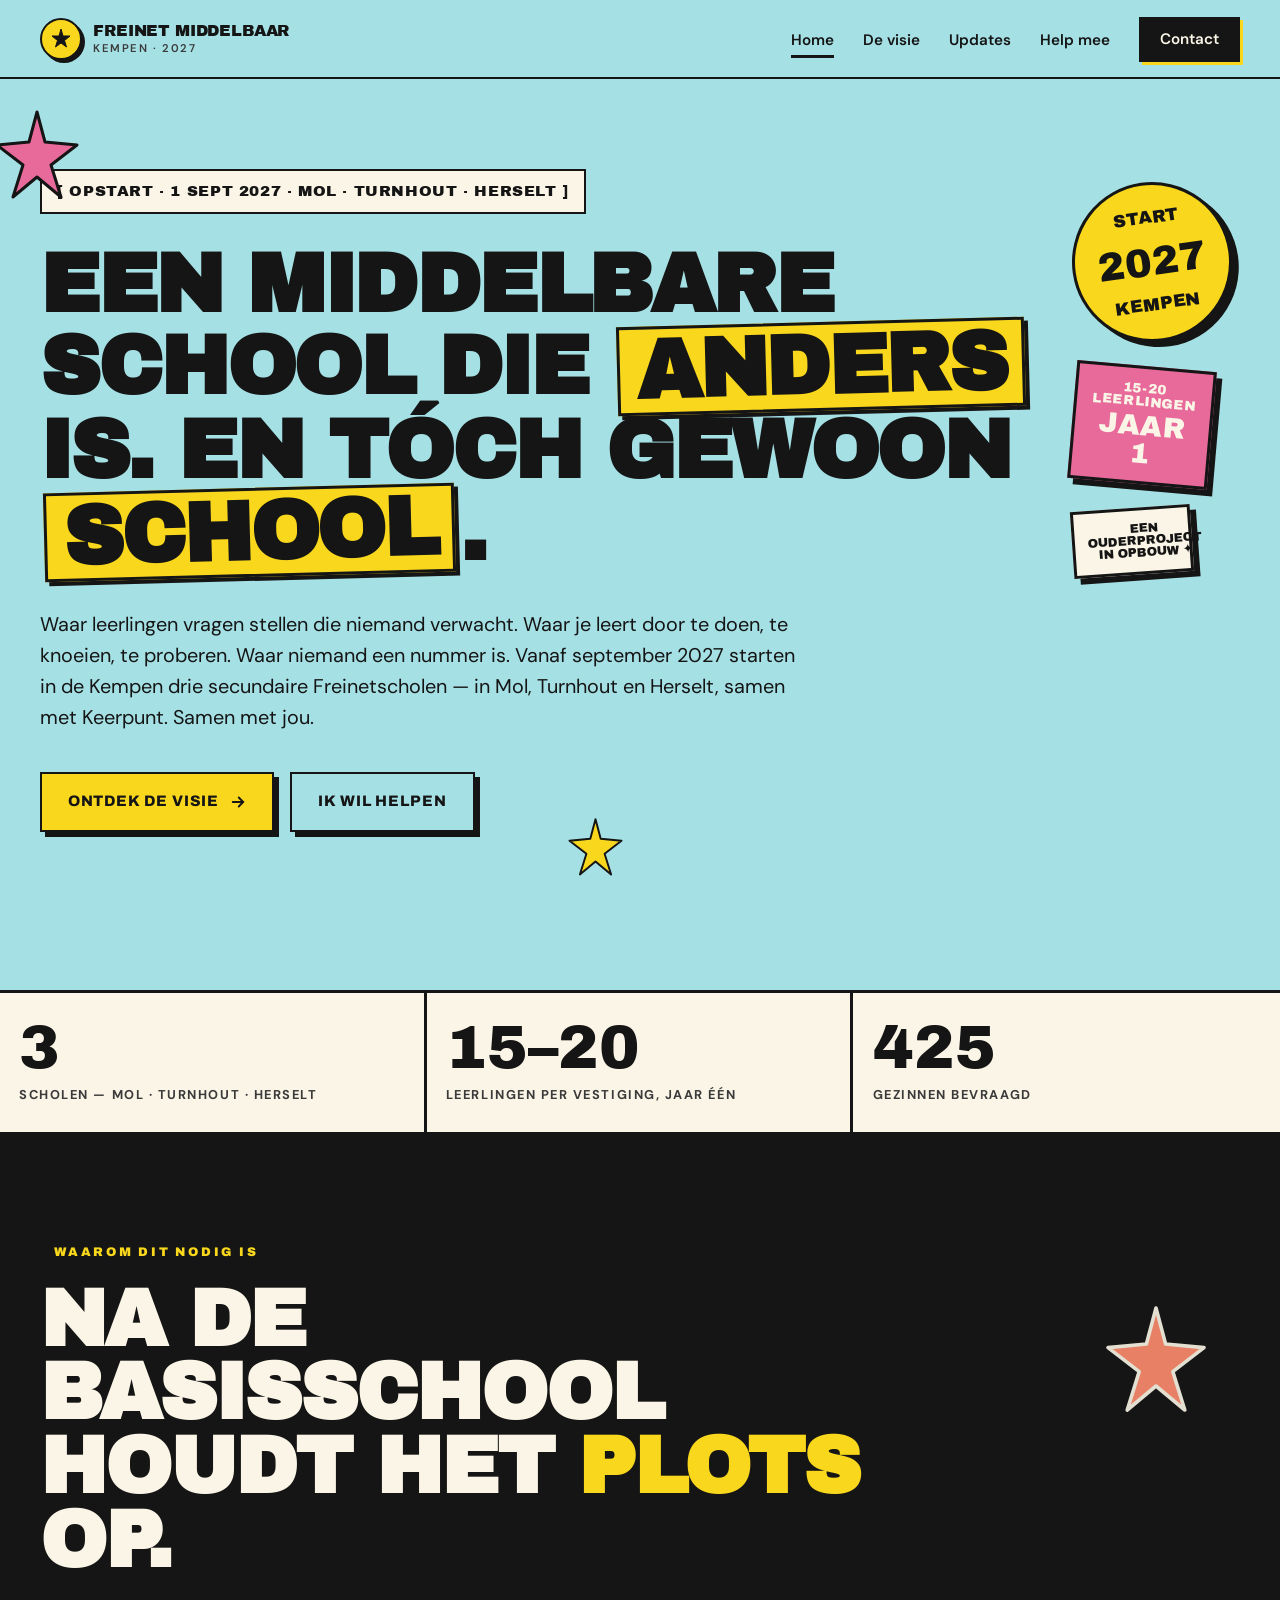
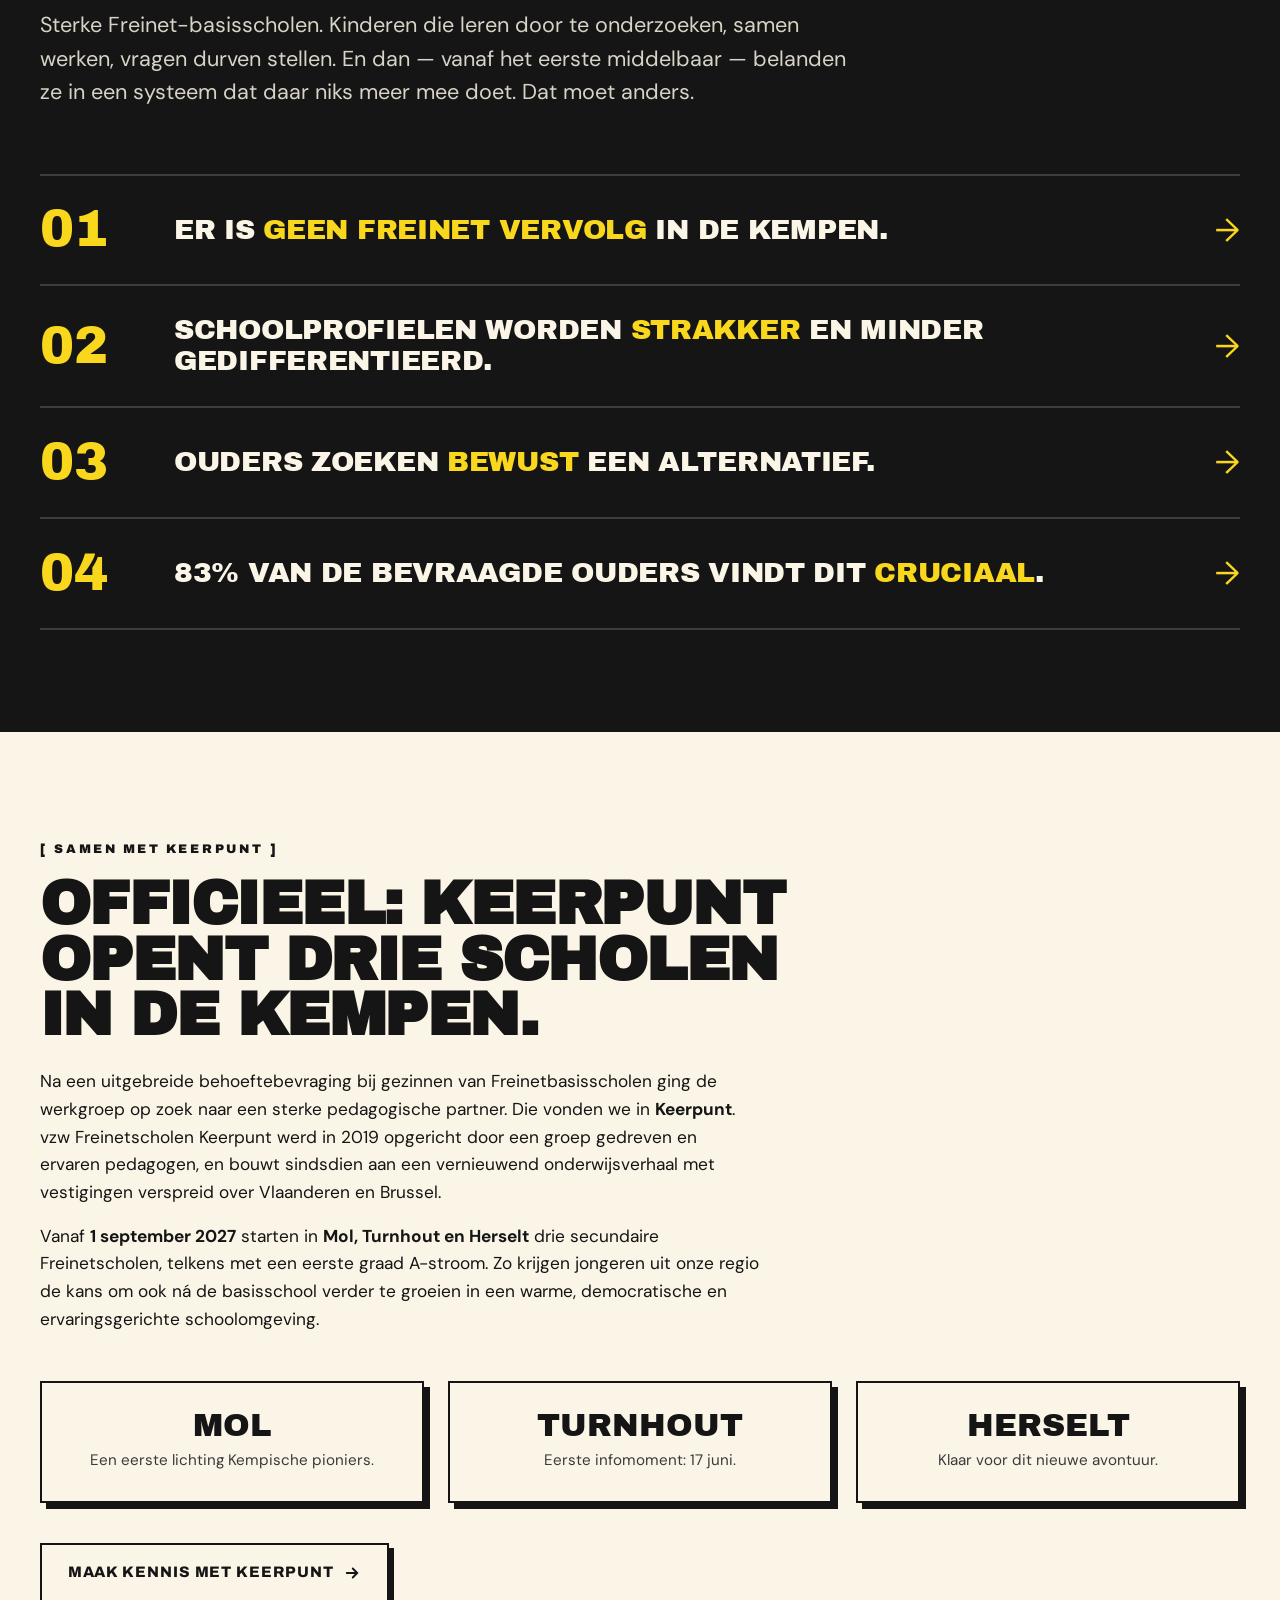
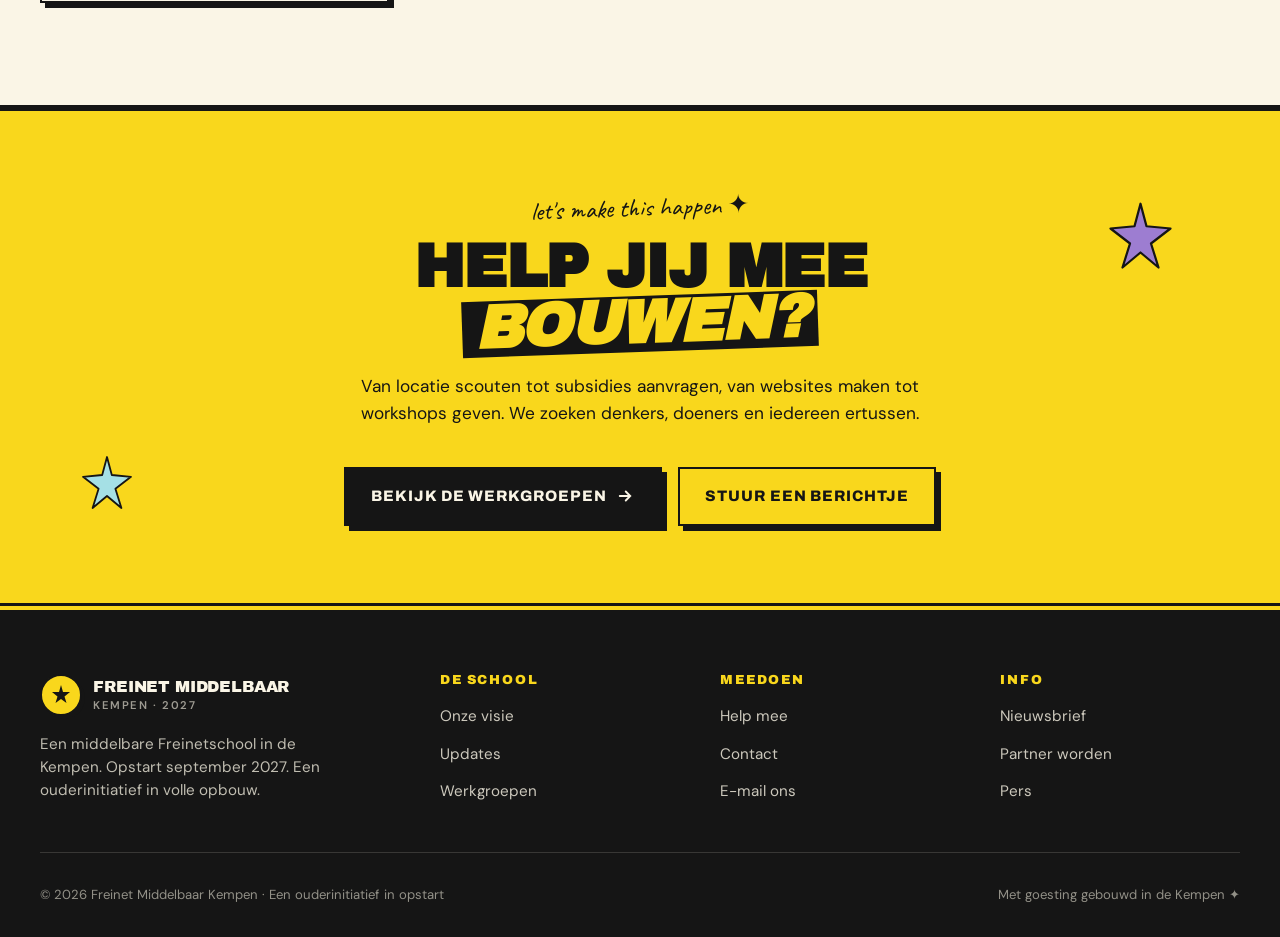
<file: index.html>
<!DOCTYPE html>
<html lang="nl">
<head>
<meta charset="UTF-8">
<meta name="viewport" content="width=device-width, initial-scale=1.0">
<title>Freinet Middelbaar Kempen — Een middelbare school, anders.</title>
<meta name="description" content="Een nieuwe middelbare Freinetschool in de Kempen. Opstart september 2027. Leren door te doen, te onderzoeken en samen te werken.">
<meta name="theme-color" content="#A5E0E5">

<meta property="og:type" content="website">
<meta property="og:title" content="Freinet Middelbaar Kempen — 2027">
<meta property="og:description" content="Een middelbare school in de Kempen waar leerlingen écht mogen leren. Opstart 2027.">
<meta property="og:locale" content="nl_BE">

<link rel="icon" type="image/svg+xml" href="data:image/svg+xml,%3Csvg xmlns='http://www.w3.org/2000/svg' viewBox='0 0 64 64'%3E%3Ccircle cx='32' cy='32' r='30' fill='%23F9D71C' stroke='%23151515' stroke-width='4'/%3E%3Cpath d='M22 28 L32 20 L42 28 L32 36 Z' fill='%23151515'/%3E%3C/svg%3E">

<link rel="stylesheet" href="styles.css">

<style>
  /* HERO */
  .hero {
    position: relative;
    padding: clamp(3rem, 7vw, 6rem) 0 clamp(4rem, 8vw, 7rem);
    overflow: hidden;
  }

  .hero-bracket {
    font-family: var(--font-display);
    font-size: 0.95rem;
    color: var(--ink);
    display: inline-block;
    padding: 0.55rem 0.95rem;
    border: 2px solid var(--ink);
    margin-bottom: 2rem;
    background: var(--paper);
    letter-spacing: 0.04em;
  }

  .hero h1 {
    max-width: 18ch;
    margin-bottom: 2rem;
  }
  .hero h1 em {
    font-style: normal;
    background: var(--yellow);
    padding: 0 0.2em;
    border: 3px solid var(--ink);
    display: inline-block;
    transform: rotate(-1.5deg);
    box-shadow: 4px 4px 0 var(--ink);
    margin: 0 0.05em;
    line-height: 1;
  }

  .hero-lead {
    font-size: clamp(1.05rem, 1.55vw, 1.25rem);
    line-height: 1.55;
    margin: 0 0 2.5rem;
    max-width: 54ch;
    color: var(--ink);
  }
  .hero-ctas {
    display: flex; flex-wrap: wrap; gap: 1rem;
    margin-bottom: 3.5rem;
  }

  /* Sticker-rij rechtsonder */
  .hero-stickers {
    position: absolute;
    right: clamp(1.5rem, 4vw, 3rem);
    top: clamp(4rem, 8vw, 7rem);
    display: flex; flex-direction: column; gap: 1.5rem;
    z-index: 2;
  }
  @media (max-width: 900px) { .hero-stickers { display: none; } }

  .sticker {
    display: grid; place-items: center;
    font-family: var(--font-display);
    text-transform: uppercase;
    text-align: center;
    padding: 1.2rem 1rem;
    border: 3px solid var(--ink);
    box-shadow: 6px 6px 0 var(--ink);
    line-height: 0.95;
  }
  .sticker-1 {
    background: var(--yellow);
    width: 160px; height: 160px;
    border-radius: 50%;
    transform: rotate(-8deg);
    font-size: 1.1rem;
  }
  .sticker-1 .big {
    display: block;
    font-size: 2.5rem;
    margin: 0.2rem 0;
  }
  .sticker-2 {
    background: var(--pink);
    color: var(--paper);
    width: 140px;
    padding: 0.9rem 0.8rem;
    transform: rotate(5deg);
    font-size: 0.85rem;
    letter-spacing: 0.05em;
  }
  .sticker-2 .big {
    display: block;
    font-size: 1.8rem;
    margin-top: 0.2rem;
  }
  .sticker-3 {
    background: var(--paper);
    width: 120px;
    padding: 0.8rem;
    transform: rotate(-4deg);
    font-size: 0.78rem;
  }

  /* Hero stats */
  .hero-stats {
    display: grid;
    grid-template-columns: repeat(3, 1fr);
    border-top: 3px solid var(--ink);
    border-bottom: 3px solid var(--ink);
    background: var(--paper);
  }
  @media (max-width: 620px) { .hero-stats { grid-template-columns: 1fr; } }
  .hero-stat {
    padding: 1.7rem 1.2rem;
    border-right: 3px solid var(--ink);
    text-align: left;
  }
  .hero-stat:last-child { border-right: none; }
  @media (max-width: 620px) {
    .hero-stat { border-right: none; border-bottom: 3px solid var(--ink); }
    .hero-stat:last-child { border-bottom: none; }
  }
  .hero-stat-num {
    display: block;
    font-family: var(--font-display);
    font-size: clamp(2.4rem, 5vw, 3.8rem);
    line-height: 0.9;
    color: var(--ink);
  }
  .hero-stat-label {
    font-size: 0.8rem;
    font-weight: 700;
    text-transform: uppercase;
    letter-spacing: 0.12em;
    color: var(--ink-soft);
    margin-top: 0.6rem;
    display: block;
  }

  /* MANIFEST */
  .manifest {
    background: var(--ink);
    color: var(--paper);
    padding: clamp(4rem, 8vw, 7rem) 0;
    overflow: hidden;
    position: relative;
  }
  .manifest h2 {
    color: var(--paper);
    font-size: clamp(2.4rem, 6.5vw, 5rem);
    max-width: 17ch;
  }
  .manifest h2 em { font-style: normal; color: var(--yellow); }
  .manifest-lead {
    font-size: clamp(1.1rem, 1.7vw, 1.35rem);
    line-height: 1.55;
    color: rgba(250, 245, 230, 0.85);
    max-width: 54ch;
    margin-top: 2rem;
  }

  .manifest-list {
    list-style: none;
    margin-top: 4rem;
    border-top: 2px solid rgba(250, 245, 230, 0.18);
  }
  .manifest-list li {
    display: grid;
    grid-template-columns: auto 1fr auto;
    gap: 2rem;
    align-items: center;
    padding: 1.8rem 0;
    border-bottom: 2px solid rgba(250, 245, 230, 0.18);
    transition: background 0.2s;
  }
  @media (max-width: 720px) {
    .manifest-list li { grid-template-columns: auto 1fr; gap: 1rem; padding: 1.3rem 0; }
    .manifest-list li .to-arrow { display: none; }
  }
  .manifest-list li:hover { background: rgba(249, 215, 28, 0.07); }
  .manifest-num {
    font-family: var(--font-display);
    font-size: clamp(2.3rem, 4vw, 3.5rem);
    color: var(--yellow);
    line-height: 1;
    min-width: 3ch;
  }
  .manifest-text {
    font-family: var(--font-display);
    font-size: clamp(1.15rem, 2.2vw, 1.9rem);
    line-height: 1.1;
    color: var(--paper);
    text-transform: uppercase;
    letter-spacing: -0.01em;
  }
  .manifest-text em { font-style: normal; color: var(--yellow); }
  .to-arrow { color: var(--yellow); font-size: 2rem; line-height: 1; }

  /* CTA */
  .home-cta {
    background: var(--yellow);
    padding: clamp(3.5rem, 6vw, 5.5rem) 0;
    text-align: center;
    border-top: 3px solid var(--ink);
    border-bottom: 3px solid var(--ink);
    position: relative;
    overflow: hidden;
  }
  .home-cta h2 { max-width: 20ch; margin: 0 auto 1.3rem; }
  .home-cta p { max-width: 52ch; margin: 0 auto 2.5rem; font-size: 1.08rem; }
  .home-cta-buttons { display: flex; flex-wrap: wrap; gap: 1rem; justify-content: center; }

  /* Sterren */
  .hero-star-1 { top: 3%; left: -1%; width: 100px; height: 100px; animation: bobble 5s ease-in-out infinite; }
  .hero-star-2 { bottom: 12%; left: 44%; width: 65px; height: 65px; animation: bobble 6s ease-in-out 0.5s infinite reverse; }
  .manifest-star { top: 14%; right: 5%; width: 120px; height: 120px; opacity: 0.9; }
  .cta-star { top: 18%; right: 8%; width: 75px; height: 75px; animation: bobble 4.5s ease-in-out infinite; }
  .cta-star-2 { bottom: 18%; left: 6%; width: 60px; height: 60px; animation: bobble 5.5s ease-in-out 0.7s infinite reverse; }

  @media (max-width: 720px) {
    .hero-star-2, .cta-star-2 { display: none; }
    .hero-star-1, .manifest-star, .cta-star { width: 70px; height: 70px; }
  }
</style>

</head>
<body>

<nav class="nav">
  <div class="nav-inner">
    <a href="index.html" class="brand">
      <span class="brand-mark">
        <svg viewBox="0 0 24 24" fill="#151515" stroke="#151515" stroke-width="1" stroke-linejoin="round">
          <path d="M12 2 L14 9 L21 9 L15.5 13.5 L17.5 20 L12 16 L6.5 20 L8.5 13.5 L3 9 L10 9 Z"/>
        </svg>
      </span>
      <span class="brand-text">
        Freinet Middelbaar
        <small>Kempen · 2027</small>
      </span>
    </a>

    <button class="nav-toggle" id="navToggle" aria-label="Menu" aria-expanded="false">
      <svg viewBox="0 0 24 24" fill="none" stroke="#151515" stroke-width="2.5" stroke-linecap="round">
        <line x1="3" y1="6" x2="21" y2="6"/>
        <line x1="3" y1="12" x2="21" y2="12"/>
        <line x1="3" y1="18" x2="21" y2="18"/>
      </svg>
    </button>

    <ul class="nav-links" id="navLinks">
      <li><a href="index.html">Home</a></li>
      <li><a href="visie.html">De visie</a></li>
      <li><a href="updates.html">Updates</a></li>
      <li><a href="helpen.html">Help mee</a></li>
      <li><a href="contact.html" class="nav-cta">Contact</a></li>
    </ul>
  </div>
</nav>

<!-- HERO -->
<section class="hero bg-mint">
  <span class="star hero-star-1" aria-hidden="true">
    <svg viewBox="0 0 100 100"><path d="M50 5 L58 35 L90 38 L64 58 L74 90 L50 70 L26 90 L36 58 L10 38 L42 35 Z" fill="#E86A9B" stroke="#151515" stroke-width="3" stroke-linejoin="round"/></svg>
  </span>
  <span class="star hero-star-2" aria-hidden="true">
    <svg viewBox="0 0 100 100"><path d="M50 5 L58 35 L90 38 L64 58 L74 90 L50 70 L26 90 L36 58 L10 38 L42 35 Z" fill="#F9D71C" stroke="#151515" stroke-width="3" stroke-linejoin="round"/></svg>
  </span>

  <!-- Stickers -->
  <div class="hero-stickers" aria-hidden="true">
    <div class="sticker sticker-1">
      start<span class="big">2027</span>kempen
    </div>
    <div class="sticker sticker-2">
      15-20<br>leerlingen<span class="big">jaar 1</span>
    </div>
    <div class="sticker sticker-3">
      Een ouderproject<br>in opbouw ✦
    </div>
  </div>

  <div class="container">
    <div class="reveal">
      <span class="hero-bracket">[ OPSTART · 1 SEPT 2027 · MOL · TURNHOUT · HERSELT ]</span>
      <h1>Een middelbare school die <em>anders</em> is. En tóch gewoon <em>school</em>.</h1>
      <p class="hero-lead">
        Waar leerlingen vragen stellen die niemand verwacht. Waar je leert door te doen, te knoeien, te proberen. Waar niemand een nummer is. Vanaf september 2027 starten in de Kempen drie secundaire Freinetscholen &mdash; in Mol, Turnhout en Herselt, samen met Keerpunt. Samen met jou.
      </p>
      <div class="hero-ctas">
        <a href="visie.html" class="btn btn-yellow">
          Ontdek de visie
          <svg viewBox="0 0 24 24" fill="none" stroke="currentColor" stroke-width="2.5" stroke-linecap="round"><path d="M5 12h14M13 6l6 6-6 6"/></svg>
        </a>
        <a href="helpen.html" class="btn btn-ghost">
          Ik wil helpen
        </a>
      </div>
    </div>
  </div>
</section>

<!-- Stats strook -->
<section style="padding: 0; background: var(--mint);">
  <div class="container" style="padding-left: 0; padding-right: 0;">
    <div class="hero-stats reveal">
      <div class="hero-stat">
        <span class="hero-stat-num">3</span>
        <span class="hero-stat-label">Scholen — Mol · Turnhout · Herselt</span>
      </div>
      <div class="hero-stat">
        <span class="hero-stat-num">15–20</span>
        <span class="hero-stat-label">Leerlingen per vestiging, jaar één</span>
      </div>
      <div class="hero-stat">
        <span class="hero-stat-num">425</span>
        <span class="hero-stat-label">Gezinnen bevraagd</span>
      </div>
    </div>
  </div>
</section>

<!-- MANIFEST / WAAROM -->
<section class="manifest">
  <span class="star manifest-star" aria-hidden="true">
    <svg viewBox="0 0 100 100"><path d="M50 5 L58 35 L90 38 L64 58 L74 90 L50 70 L26 90 L36 58 L10 38 L42 35 Z" fill="#FF8C6E" stroke="#FAF5E6" stroke-width="3" stroke-linejoin="round"/></svg>
  </span>

  <div class="container">
    <div class="reveal">
      <span class="label" style="color: var(--yellow);">WAAROM DIT NODIG IS</span>
      <h2 style="margin-top: 1.2rem;">Na de basisschool houdt het <em>plots</em> op.</h2>
      <p class="manifest-lead">
        Sterke Freinet-basisscholen. Kinderen die leren door te onderzoeken, samen werken, vragen durven stellen. En dan &mdash; vanaf het eerste middelbaar &mdash; belanden ze in een systeem dat daar niks meer mee doet. Dat moet anders.
      </p>
    </div>

    <ol class="manifest-list reveal" style="transition-delay: 0.2s">
      <li>
        <span class="manifest-num">01</span>
        <span class="manifest-text">Er is <em>geen Freinet vervolg</em> in de Kempen.</span>
        <span class="to-arrow">→</span>
      </li>
      <li>
        <span class="manifest-num">02</span>
        <span class="manifest-text">Schoolprofielen worden <em>strakker</em> en minder gedifferentieerd.</span>
        <span class="to-arrow">→</span>
      </li>
      <li>
        <span class="manifest-num">03</span>
        <span class="manifest-text">Ouders zoeken <em>bewust</em> een alternatief.</span>
        <span class="to-arrow">→</span>
      </li>
      <li>
        <span class="manifest-num">04</span>
        <span class="manifest-text">83% van de bevraagde ouders vindt dit <em>cruciaal</em>.</span>
        <span class="to-arrow">→</span>
      </li>
    </ol>
  </div>
</section>

<!-- KEERPUNT -->
<section class="bg-paper" style="border-bottom: 3px solid var(--ink);">
  <div class="container">
    <div class="reveal">
      <span class="label">SAMEN MET KEERPUNT </span>
      <h2 style="margin-top: 1rem; max-width: 20ch;">Officieel: Keerpunt opent drie scholen in de Kempen.</h2>
      <p style="margin-top: 1.5rem; max-width: 60ch; font-size: 1.08rem; line-height: 1.6;">
        Na een uitgebreide behoeftebevraging bij gezinnen van Freinetbasisscholen ging de werkgroep op zoek naar een sterke pedagogische partner. Die vonden we in <strong>Keerpunt</strong>. vzw Freinetscholen Keerpunt werd in 2019 opgericht door een groep gedreven en ervaren pedagogen, en bouwt sindsdien aan een vernieuwend onderwijsverhaal met vestigingen verspreid over Vlaanderen en Brussel.
      </p>
      <p style="margin-top: 1rem; max-width: 60ch; font-size: 1.08rem; line-height: 1.6;">
        Vanaf <strong>1 september 2027</strong> starten in <strong>Mol, Turnhout en Herselt</strong> drie secundaire Freinetscholen, telkens met een eerste graad A-stroom. Zo krijgen jongeren uit onze regio de kans om ook ná de basisschool verder te groeien in een warme, democratische en ervaringsgerichte schoolomgeving.
      </p>
    </div>

    <div class="grid-3 reveal" style="margin-top: 3rem;">
      <div class="card" style="text-align: center;">
        <span class="hero-stat-num" style="font-size: 2rem;">MOL</span>
        <p style="margin-top: 0.5rem; color: var(--ink-soft); font-size: 0.95rem;">Een eerste lichting Kempische pioniers.</p>
      </div>
      <div class="card" style="text-align: center;">
        <span class="hero-stat-num" style="font-size: 2rem;">TURNHOUT</span>
        <p style="margin-top: 0.5rem; color: var(--ink-soft); font-size: 0.95rem;">Eerste infomoment: 17 juni.</p>
      </div>
      <div class="card" style="text-align: center;">
        <span class="hero-stat-num" style="font-size: 2rem;">HERSELT</span>
        <p style="margin-top: 0.5rem; color: var(--ink-soft); font-size: 0.95rem;">Klaar voor dit nieuwe avontuur.</p>
      </div>
    </div>

    <div style="margin-top: 2.5rem;" class="reveal">
      <a href="https://www.keerpuntscholen.be" target="_blank" rel="noopener" class="btn btn-ghost">
        Maak kennis met Keerpunt
        <svg viewBox="0 0 24 24" fill="none" stroke="currentColor" stroke-width="2.5" stroke-linecap="round"><path d="M5 12h14M13 6l6 6-6 6"/></svg>
      </a>
    </div>
  </div>
</section>

<!-- CTA -->
<section class="home-cta">
  <span class="star cta-star" aria-hidden="true">
    <svg viewBox="0 0 100 100"><path d="M50 5 L58 35 L90 38 L64 58 L74 90 L50 70 L26 90 L36 58 L10 38 L42 35 Z" fill="#9D7DD1" stroke="#151515" stroke-width="3" stroke-linejoin="round"/></svg>
  </span>
  <span class="star cta-star-2" aria-hidden="true">
    <svg viewBox="0 0 100 100"><path d="M50 5 L58 35 L90 38 L64 58 L74 90 L50 70 L26 90 L36 58 L10 38 L42 35 Z" fill="#A5E0E5" stroke="#151515" stroke-width="3" stroke-linejoin="round"/></svg>
  </span>

  <div class="container">
    <div class="reveal">
      <span class="eyebrow-hand">let's make this happen ✦</span>
      <h2>Help jij mee <em style="background: var(--ink); color: var(--yellow); padding: 0 0.2em; display: inline-block; transform: rotate(-2deg);">bouwen?</em></h2>
      <p>Van locatie scouten tot subsidies aanvragen, van websites maken tot workshops geven. We zoeken denkers, doeners en iedereen ertussen.</p>
      <div class="home-cta-buttons">
        <a href="helpen.html" class="btn">
          Bekijk de werkgroepen
          <svg viewBox="0 0 24 24" fill="none" stroke="currentColor" stroke-width="2.5" stroke-linecap="round"><path d="M5 12h14M13 6l6 6-6 6"/></svg>
        </a>
        <a href="contact.html" class="btn btn-ghost">
          Stuur een berichtje
        </a>
      </div>
    </div>
  </div>
</section>

<footer>
  <div class="container">
    <div class="footer-grid">
      <div>
        <a href="index.html" class="brand footer-brand">
          <span class="brand-mark">
            <svg viewBox="0 0 24 24" fill="#151515"><path d="M12 2 L14 9 L21 9 L15.5 13.5 L17.5 20 L12 16 L6.5 20 L8.5 13.5 L3 9 L10 9 Z"/></svg>
          </span>
          <span class="brand-text" style="color: var(--paper);">
            Freinet Middelbaar
            <small style="color: rgba(250,245,230,0.6);">Kempen · 2027</small>
          </span>
        </a>
        <p class="footer-tagline">Een middelbare Freinetschool in de Kempen. Opstart september 2027. Een ouderinitiatief in volle opbouw.</p>
      </div>
      <div class="footer-col">
        <h4>De school</h4>
        <ul>
          <li><a href="visie.html">Onze visie</a></li>
          <li><a href="updates.html">Updates</a></li>
          <li><a href="helpen.html">Werkgroepen</a></li>
        </ul>
      </div>
      <div class="footer-col">
        <h4>Meedoen</h4>
        <ul>
          <li><a href="helpen.html">Help mee</a></li>
          <li><a href="contact.html">Contact</a></li>
          <li><a href="contact.html">E-mail ons</a></li>
        </ul>
      </div>
      <div class="footer-col">
        <h4>Info</h4>
        <ul>
          <li><a href="updates.html#nieuwsbrief">Nieuwsbrief</a></li>
          <li><a href="contact.html">Partner worden</a></li>
          <li><a href="contact.html">Pers</a></li>
        </ul>
      </div>
    </div>
    <div class="footer-bottom">
      <span>© 2026 Freinet Middelbaar Kempen · Een ouderinitiatief in opstart</span>
      <span>Met goesting gebouwd in de Kempen ✦</span>
    </div>
  </div>
</footer>

<script src="nav.js"></script>
</body>
</html>
</file>
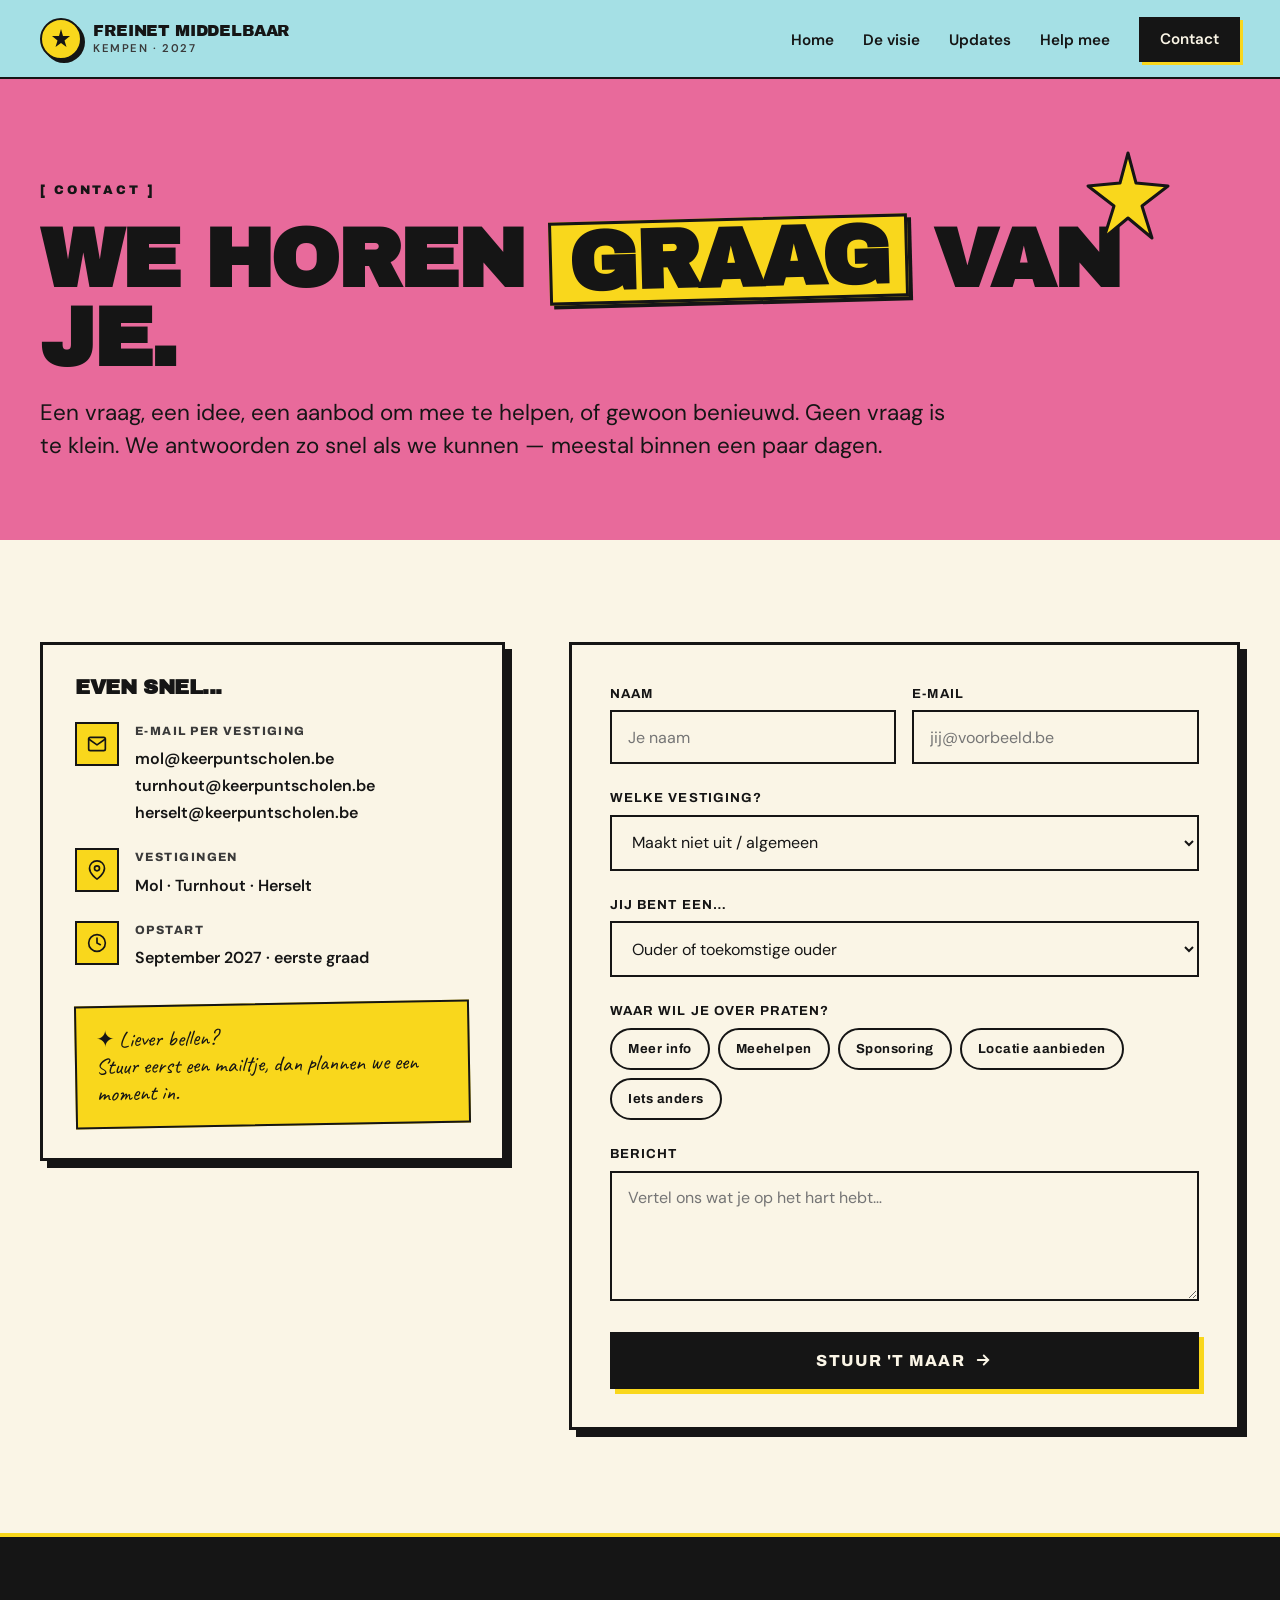
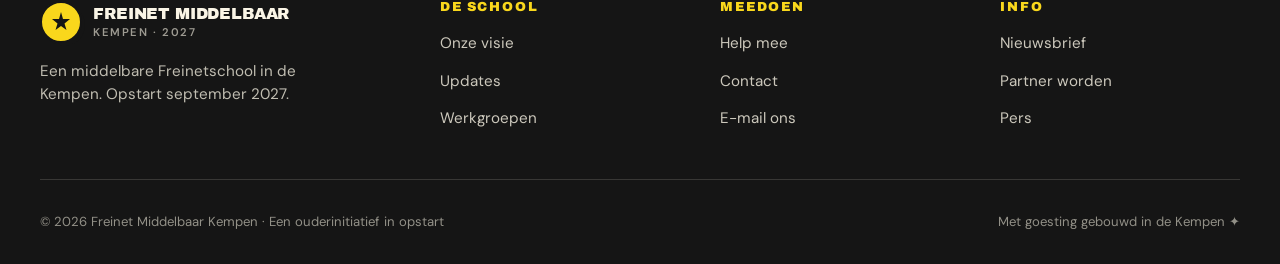
<file: contact.html>
<!DOCTYPE html>
<html lang="nl">
<head>
<meta charset="UTF-8">
<meta name="viewport" content="width=device-width, initial-scale=1.0">
<title>Contact — Freinet Middelbaar Kempen</title>
<meta name="description" content="Stuur ons een bericht. Vragen, ideeën, aanbod om te helpen, of gewoon benieuwd? We horen graag van je.">
<meta name="theme-color" content="#A5E0E5">
<link rel="icon" type="image/svg+xml" href="data:image/svg+xml,%3Csvg xmlns='http://www.w3.org/2000/svg' viewBox='0 0 64 64'%3E%3Ccircle cx='32' cy='32' r='30' fill='%23F9D71C' stroke='%23151515' stroke-width='4'/%3E%3Cpath d='M22 28 L32 20 L42 28 L32 36 Z' fill='%23151515'/%3E%3C/svg%3E">
<link rel="stylesheet" href="styles.css">
<style>
  .page-header { background: var(--pink); }
  .page-header h1 em {
    font-style: normal;
    background: var(--yellow);
    padding: 0 0.2em;
    border: 3px solid var(--ink);
    display: inline-block;
    transform: rotate(-1.5deg);
    box-shadow: 4px 4px 0 var(--ink);
  }
  .page-star { top: 15%; right: 8%; width: 100px; height: 100px; animation: bobble 5s ease-in-out infinite; }
  @media (max-width: 720px) { .page-star { display: none; } }

  /* Contact grid */
  .contact-grid {
    display: grid;
    grid-template-columns: 0.9fr 1.3fr;
    gap: clamp(2.5rem, 5vw, 4.5rem);
  }
  @media (max-width: 820px) { .contact-grid { grid-template-columns: 1fr; } }

  .contact-info-box {
    background: var(--paper);
    border: 3px solid var(--ink);
    box-shadow: 7px 7px 0 var(--ink);
    padding: 2rem;
    align-self: start;
  }
  .contact-info-box h3 { margin-bottom: 1.5rem; font-size: 1.3rem; }
  .contact-info-list {
    list-style: none;
    display: flex; flex-direction: column;
    gap: 1.4rem;
  }
  .contact-info-list li {
    display: flex; gap: 1rem;
    align-items: flex-start;
  }
  .contact-icon {
    width: 44px; height: 44px;
    display: grid; place-items: center;
    background: var(--yellow);
    border: 2px solid var(--ink);
    flex-shrink: 0;
  }
  .contact-icon svg { width: 20px; height: 20px; stroke: var(--ink); }
  .contact-info-text {
    flex: 1;
  }
  .contact-info-text strong {
    display: block;
    font-family: var(--font-headline);
    font-weight: 800;
    font-size: 0.75rem;
    text-transform: uppercase;
    letter-spacing: 0.12em;
    color: var(--ink-soft);
    margin-bottom: 0.3rem;
  }
  .contact-info-text a, .contact-info-text span {
    color: var(--ink);
    text-decoration: none;
    font-weight: 600;
    font-size: 1rem;
  }
  .contact-info-text a:hover { text-decoration: underline; text-underline-offset: 3px; text-decoration-thickness: 2px; }

  .contact-handnote {
    margin-top: 2rem;
    padding: 1.2rem;
    background: var(--yellow);
    border: 2px solid var(--ink);
    font-family: var(--font-hand);
    font-size: 1.4rem;
    line-height: 1.2;
    transform: rotate(-1deg);
  }

  /* Formulier */
  .contact-form {
    background: var(--paper);
    border: 3px solid var(--ink);
    box-shadow: 7px 7px 0 var(--ink);
    padding: clamp(1.8rem, 3vw, 2.5rem);
  }
  .form-row { margin-bottom: 1.5rem; }
  .form-row-split {
    display: grid;
    grid-template-columns: 1fr 1fr;
    gap: 1rem;
  }
  @media (max-width: 560px) { .form-row-split { grid-template-columns: 1fr; } }

  .form-submit {
    width: 100%;
    padding: 1.1rem;
    background: var(--ink);
    color: var(--paper);
    border: 2px solid var(--ink);
    font-family: var(--font-headline);
    font-weight: 800;
    font-size: 1rem;
    text-transform: uppercase;
    letter-spacing: 0.08em;
    cursor: pointer;
    box-shadow: 5px 5px 0 var(--yellow);
    transition: transform 0.15s var(--ease), box-shadow 0.15s var(--ease);
    display: flex;
    align-items: center;
    justify-content: center;
    gap: 0.6rem;
    margin-top: 0.8rem;
  }
  .form-submit:hover {
    transform: translate(-2px, -2px);
    box-shadow: 7px 7px 0 var(--yellow);
  }
  .form-submit svg { width: 18px; height: 18px; }

  .form-success {
    display: none;
    margin-top: 1.2rem;
    padding: 1rem 1.2rem;
    background: var(--lime);
    border: 2px solid var(--ink);
    font-weight: 600;
    font-size: 0.95rem;
  }
  .form-success.show { display: block; }
</style>
</head>
<body>

<nav class="nav">
  <div class="nav-inner">
    <a href="index.html" class="brand">
      <span class="brand-mark">
        <svg viewBox="0 0 24 24" fill="#151515"><path d="M12 2 L14 9 L21 9 L15.5 13.5 L17.5 20 L12 16 L6.5 20 L8.5 13.5 L3 9 L10 9 Z"/></svg>
      </span>
      <span class="brand-text">Freinet Middelbaar<small>Kempen · 2027</small></span>
    </a>
    <button class="nav-toggle" id="navToggle" aria-label="Menu" aria-expanded="false">
      <svg viewBox="0 0 24 24" fill="none" stroke="#151515" stroke-width="2.5" stroke-linecap="round"><line x1="3" y1="6" x2="21" y2="6"/><line x1="3" y1="12" x2="21" y2="12"/><line x1="3" y1="18" x2="21" y2="18"/></svg>
    </button>
    <ul class="nav-links" id="navLinks">
      <li><a href="index.html">Home</a></li>
      <li><a href="visie.html">De visie</a></li>
      <li><a href="updates.html">Updates</a></li>
      <li><a href="helpen.html">Help mee</a></li>
      <li><a href="contact.html" class="nav-cta">Contact</a></li>
    </ul>
  </div>
</nav>

<!-- HEADER -->
<section class="page-header">
  <span class="star page-star" aria-hidden="true">
    <svg viewBox="0 0 100 100"><path d="M50 5 L58 35 L90 38 L64 58 L74 90 L50 70 L26 90 L36 58 L10 38 L42 35 Z" fill="#F9D71C" stroke="#151515" stroke-width="3" stroke-linejoin="round"/></svg>
  </span>
  <div class="container">
    <div class="reveal">
      <span class="label">CONTACT </span>
      <h1 style="margin-top: 1rem;">We horen <em>graag</em> van je.</h1>
      <p class="page-header-lead" style="color: var(--ink);">
        Een vraag, een idee, een aanbod om mee te helpen, of gewoon benieuwd. Geen vraag is te klein. We antwoorden zo snel als we kunnen — meestal binnen een paar dagen.
      </p>
    </div>
  </div>
</section>

<!-- CONTACT -->
<section class="bg-paper">
  <div class="container">
    <div class="contact-grid">
      <!-- Info -->
      <div class="reveal">
        <div class="contact-info-box">
          <h3>Even snel...</h3>
          <ul class="contact-info-list">
            <li>
              <div class="contact-icon">
                <svg viewBox="0 0 24 24" fill="none" stroke-width="2" stroke-linecap="round" stroke-linejoin="round"><path d="M4 4h16c1.1 0 2 .9 2 2v12c0 1.1-.9 2-2 2H4c-1.1 0-2-.9-2-2V6c0-1.1.9-2 2-2z"/><polyline points="22,6 12,13 2,6"/></svg>
              </div>
              <div class="contact-info-text">
                <strong>E-mail per vestiging</strong>
                <a href="mailto:mol@keerpuntscholen.be">mol@keerpuntscholen.be</a><br>
                <a href="mailto:turnhout@keerpuntscholen.be">turnhout@keerpuntscholen.be</a><br>
                <a href="mailto:herselt@keerpuntscholen.be">herselt@keerpuntscholen.be</a>
              </div>
            </li>
            <li>
              <div class="contact-icon">
                <svg viewBox="0 0 24 24" fill="none" stroke-width="2" stroke-linecap="round" stroke-linejoin="round"><path d="M21 10c0 7-9 13-9 13s-9-6-9-13a9 9 0 0 1 18 0z"/><circle cx="12" cy="10" r="3"/></svg>
              </div>
              <div class="contact-info-text">
                <strong>Vestigingen</strong>
                <span>Mol · Turnhout · Herselt</span>
              </div>
            </li>
            <li>
              <div class="contact-icon">
                <svg viewBox="0 0 24 24" fill="none" stroke-width="2" stroke-linecap="round" stroke-linejoin="round"><circle cx="12" cy="12" r="10"/><polyline points="12 6 12 12 16 14"/></svg>
              </div>
              <div class="contact-info-text">
                <strong>Opstart</strong>
                <span>September 2027 · eerste graad</span>
              </div>
            </li>
          </ul>

          <div class="contact-handnote">
            ✦ Liever bellen?<br>Stuur eerst een mailtje, dan plannen we een moment in.
          </div>
        </div>
      </div>

      <!-- Formulier -->
      <form class="contact-form reveal" id="contactForm" action="https://formspree.io/f/mqeozwdj" method="POST" style="transition-delay: 0.1s">
        <input type="hidden" name="_subject" value="Nieuw bericht via freinet-middelbaar-kempen.be">
        <div class="form-row form-row-split">
          <div>
            <label for="f-naam">Naam</label>
            <input type="text" id="f-naam" name="naam" required placeholder="Je naam">
          </div>
          <div>
            <label for="f-email">E-mail</label>
            <input type="email" id="f-email" name="email" required placeholder="jij@voorbeeld.be">
          </div>
        </div>

        <div class="form-row">
          <label for="f-vestiging">Welke vestiging?</label>
          <select id="f-vestiging" name="vestiging">
            <option>Maakt niet uit / algemeen</option>
            <option>Mol</option>
            <option>Turnhout</option>
            <option>Herselt</option>
          </select>
        </div>

        <div class="form-row">
          <label for="f-rol">Jij bent een…</label>
          <select id="f-rol" name="rol">
            <option>Ouder of toekomstige ouder</option>
            <option>Sponsor of partner</option>
            <option>Onderwijsprofessional</option>
            <option>Eigenaar of aanbieder van een locatie</option>
            <option>Geïnteresseerde of pers</option>
            <option>Anders</option>
          </select>
        </div>

        <div class="form-row">
          <label>Waar wil je over praten?</label>
          <div class="chips">
            <div class="chip"><input type="checkbox" id="t-info"><label for="t-info">Meer info</label></div>
            <div class="chip"><input type="checkbox" id="t-helpen"><label for="t-helpen">Meehelpen</label></div>
            <div class="chip"><input type="checkbox" id="t-sponsor"><label for="t-sponsor">Sponsoring</label></div>
            <div class="chip"><input type="checkbox" id="t-locatie"><label for="t-locatie">Locatie aanbieden</label></div>
            <div class="chip"><input type="checkbox" id="t-anders"><label for="t-anders">Iets anders</label></div>
          </div>
        </div>

        <div class="form-row">
          <label for="f-bericht">Bericht</label>
          <textarea id="f-bericht" name="bericht" required placeholder="Vertel ons wat je op het hart hebt…"></textarea>
        </div>

        <button type="submit" class="form-submit">
          STUUR 'T MAAR
          <svg viewBox="0 0 24 24" fill="none" stroke="currentColor" stroke-width="2.5" stroke-linecap="round"><path d="M5 12h14M13 6l6 6-6 6"/></svg>
        </button>

        <div class="form-success" id="formSuccess">
          ✦ Bedankt! Je bericht is verstuurd. We horen graag van je — binnenkort.
        </div>
      </form>
    </div>
  </div>
</section>

<!-- FOOTER -->
<footer>
  <div class="container">
    <div class="footer-grid">
      <div>
        <a href="index.html" class="brand footer-brand">
          <span class="brand-mark">
            <svg viewBox="0 0 24 24" fill="#151515"><path d="M12 2 L14 9 L21 9 L15.5 13.5 L17.5 20 L12 16 L6.5 20 L8.5 13.5 L3 9 L10 9 Z"/></svg>
          </span>
          <span class="brand-text" style="color: var(--paper);">Freinet Middelbaar<small style="color: rgba(250,245,230,0.6);">Kempen · 2027</small></span>
        </a>
        <p class="footer-tagline">Een middelbare Freinetschool in de Kempen. Opstart september 2027.</p>
      </div>
      <div class="footer-col"><h4>De school</h4><ul><li><a href="visie.html">Onze visie</a></li><li><a href="updates.html">Updates</a></li><li><a href="helpen.html">Werkgroepen</a></li></ul></div>
      <div class="footer-col"><h4>Meedoen</h4><ul><li><a href="helpen.html">Help mee</a></li><li><a href="contact.html">Contact</a></li><li><a href="contact.html">E-mail ons</a></li></ul></div>
      <div class="footer-col"><h4>Info</h4><ul><li><a href="updates.html#nieuwsbrief">Nieuwsbrief</a></li><li><a href="contact.html">Partner worden</a></li><li><a href="contact.html">Pers</a></li></ul></div>
    </div>
    <div class="footer-bottom">
      <span>© 2026 Freinet Middelbaar Kempen · Een ouderinitiatief in opstart</span>
      <span>Met goesting gebouwd in de Kempen ✦</span>
    </div>
  </div>
</footer>

<script src="nav.js"></script>
</body>
</html>
</file>
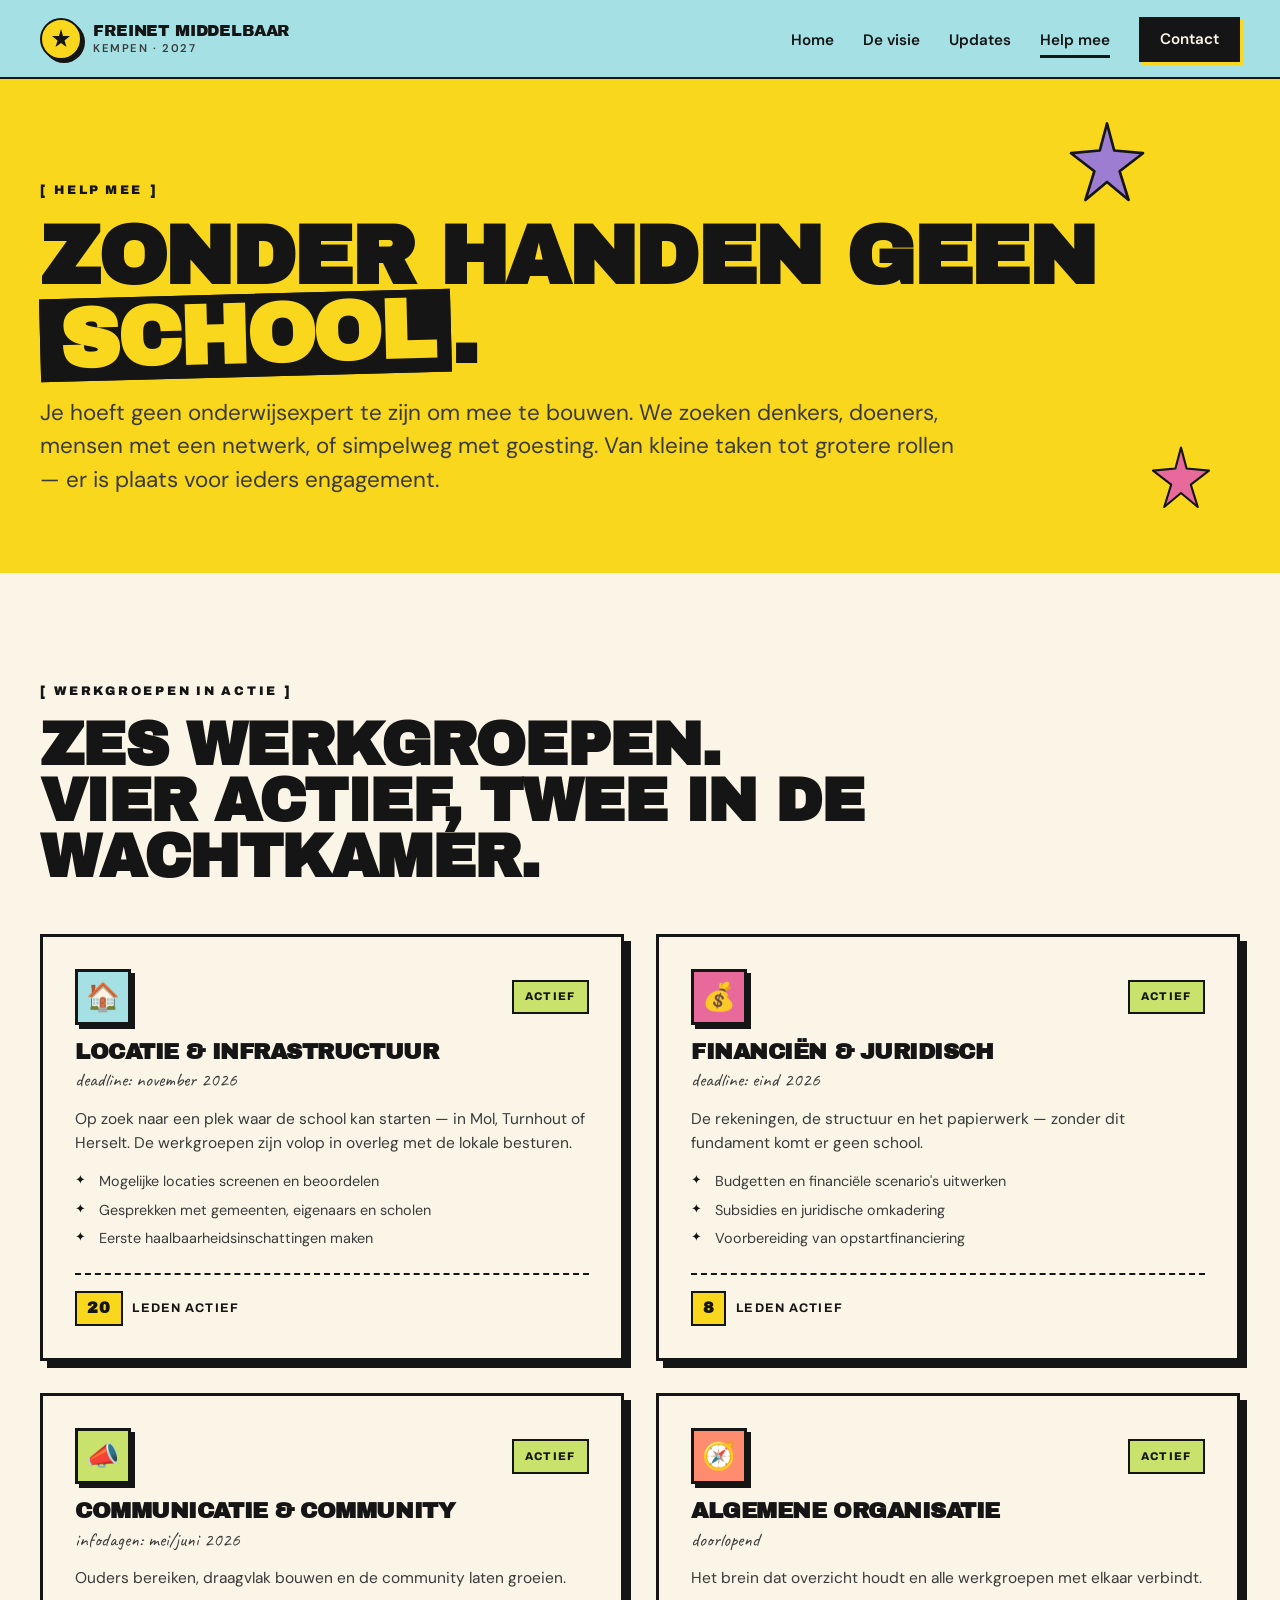
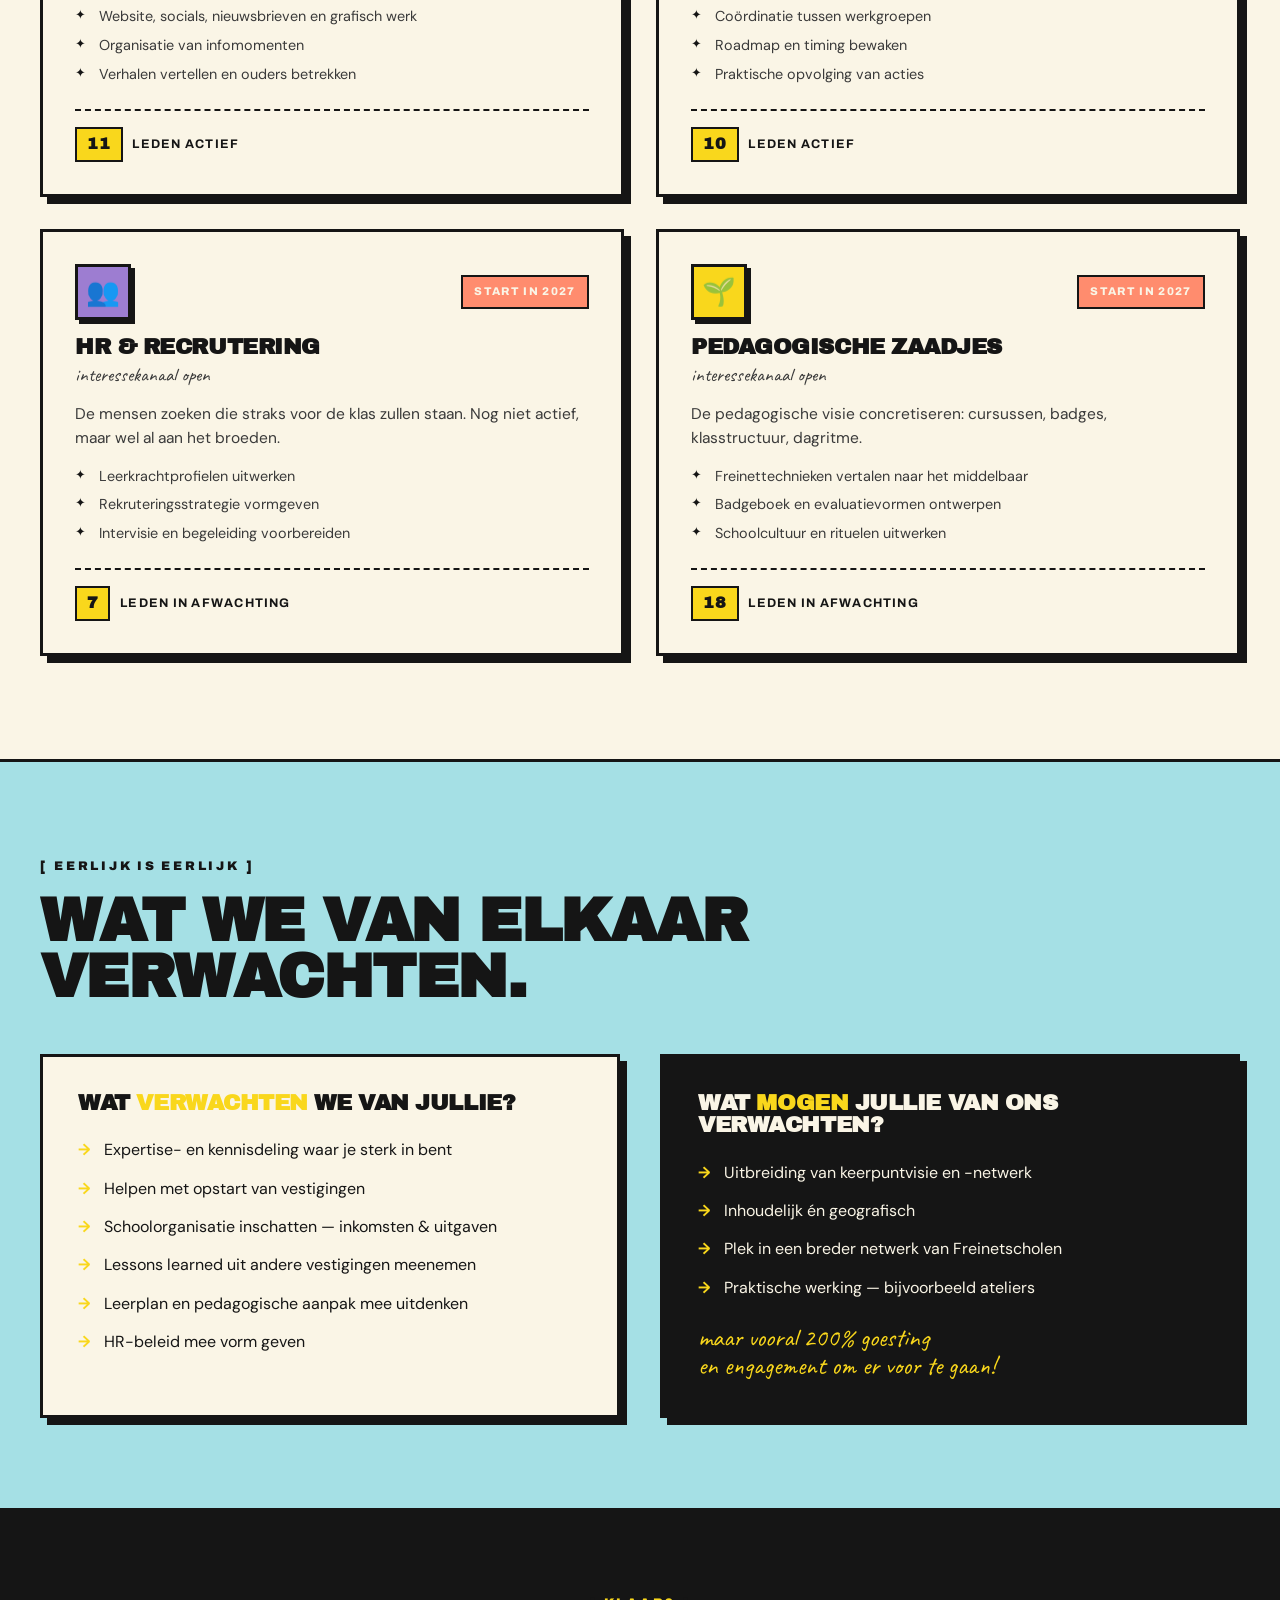
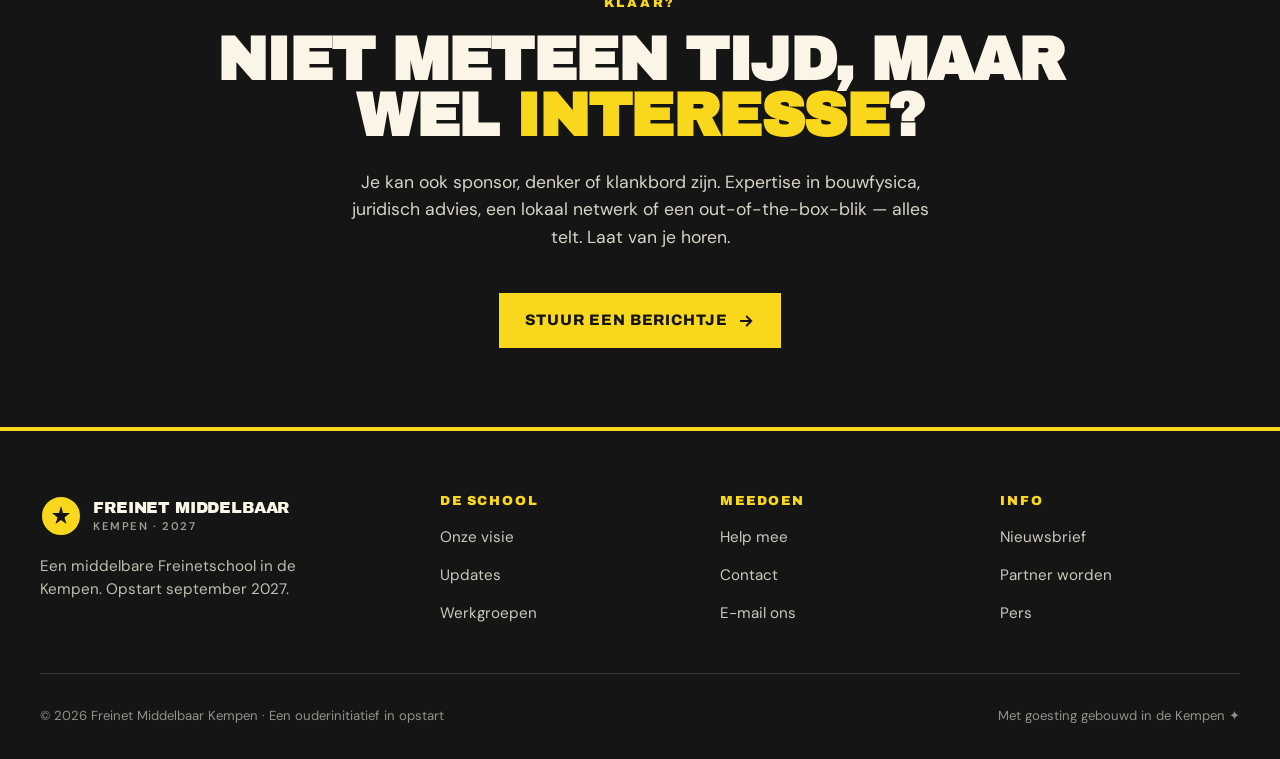
<file: helpen.html>
<!DOCTYPE html>
<html lang="nl">
<head>
<meta charset="UTF-8">
<meta name="viewport" content="width=device-width, initial-scale=1.0">
<title>Help mee — Freinet Middelbaar Kempen</title>
<meta name="description" content="Werkgroepen, taken, engagement. Hoe jij kan meebouwen aan een nieuwe Freinet middelbare school in de Kempen.">
<meta name="theme-color" content="#A5E0E5">
<link rel="icon" type="image/svg+xml" href="data:image/svg+xml,%3Csvg xmlns='http://www.w3.org/2000/svg' viewBox='0 0 64 64'%3E%3Ccircle cx='32' cy='32' r='30' fill='%23F9D71C' stroke='%23151515' stroke-width='4'/%3E%3Cpath d='M22 28 L32 20 L42 28 L32 36 Z' fill='%23151515'/%3E%3C/svg%3E">
<link rel="stylesheet" href="styles.css">
<style>
  .page-header { background: var(--yellow); }
  .page-header h1 em {
    font-style: normal;
    background: var(--ink);
    color: var(--yellow);
    padding: 0 0.2em;
    border: 3px solid var(--ink);
    display: inline-block;
    transform: rotate(-1.5deg);
  }
  .page-star-1 { top: 8%; right: 10%; width: 90px; height: 90px; animation: bobble 5s ease-in-out infinite; }
  .page-star-2 { bottom: 12%; right: 5%; width: 70px; height: 70px; animation: bobble 6s ease-in-out 0.4s infinite reverse; }
  @media (max-width: 720px) { .page-star-1, .page-star-2 { display: none; } }

  /* Werkgroepen */
  .wg-grid {
    display: grid;
    grid-template-columns: repeat(2, 1fr);
    gap: 2rem;
    margin-top: 3rem;
  }
  @media (max-width: 820px) { .wg-grid { grid-template-columns: 1fr; } }

  .wg {
    background: var(--paper);
    border: 3px solid var(--ink);
    box-shadow: 7px 7px 0 var(--ink);
    padding: 2rem;
    transition: transform 0.2s var(--ease), box-shadow 0.2s var(--ease);
    position: relative;
  }
  .wg:hover {
    transform: translate(-3px, -3px);
    box-shadow: 10px 10px 0 var(--ink);
  }
  .wg-header {
    display: flex; align-items: center; justify-content: space-between;
    gap: 1rem;
    margin-bottom: 0.4rem;
  }
  .wg-emoji {
    width: 56px; height: 56px;
    display: grid; place-items: center;
    background: var(--mint);
    border: 3px solid var(--ink);
    font-size: 1.7rem;
    box-shadow: 4px 4px 0 var(--ink);
  }
  .wg:nth-child(2) .wg-emoji { background: var(--pink); color: var(--paper); }
  .wg:nth-child(3) .wg-emoji { background: var(--lime); }
  .wg:nth-child(4) .wg-emoji { background: var(--coral); }
  .wg:nth-child(5) .wg-emoji { background: var(--violet); color: var(--paper); }
  .wg:nth-child(6) .wg-emoji { background: var(--yellow); }

  .wg-status {
    font-family: var(--font-headline);
    font-weight: 800;
    font-size: 0.7rem;
    text-transform: uppercase;
    letter-spacing: 0.12em;
    padding: 0.4rem 0.7rem;
    border: 2px solid var(--ink);
  }
  .wg-status.actief { background: var(--lime); }
  .wg-status.wacht { background: var(--coral); color: var(--paper); }
  .wg h3 {
    font-size: 1.4rem;
    margin: 1rem 0 0.5rem;
  }
  .wg-deadline {
    font-family: var(--font-hand);
    font-size: 1.2rem;
    color: var(--ink-soft);
    line-height: 1;
    display: block;
    margin-bottom: 1rem;
  }
  .wg-desc { color: var(--ink-soft); font-size: 0.97rem; line-height: 1.55; margin-bottom: 1rem; }
  .wg-bullets {
    list-style: none;
    padding: 0;
    display: flex; flex-direction: column;
    gap: 0.5rem;
    margin-bottom: 1.5rem;
  }
  .wg-bullets li {
    font-size: 0.9rem;
    color: var(--ink-soft);
    padding-left: 1.5rem;
    position: relative;
    line-height: 1.45;
  }
  .wg-bullets li::before {
    content: '✦';
    position: absolute;
    left: 0;
    color: var(--ink);
    font-size: 0.8rem;
  }
  .wg-leden {
    font-family: var(--font-headline);
    font-weight: 700;
    font-size: 0.78rem;
    text-transform: uppercase;
    letter-spacing: 0.1em;
    color: var(--ink);
    border-top: 2px dashed var(--ink);
    padding-top: 1rem;
    display: flex;
    align-items: center;
    gap: 0.6rem;
  }
  .wg-leden strong {
    background: var(--yellow);
    border: 2px solid var(--ink);
    padding: 0.2rem 0.6rem;
    font-family: var(--font-display);
    font-size: 1rem;
  }

  /* Verwachtingen */
  .verwachtingen {
    background: var(--mint);
    padding: clamp(4rem, 7vw, 6rem) 0;
    border-top: 3px solid var(--ink);
    border-bottom: 3px solid var(--ink);
  }
  .verw-grid {
    display: grid;
    grid-template-columns: 1fr 1fr;
    gap: 2.5rem;
    margin-top: 3rem;
  }
  @media (max-width: 820px) { .verw-grid { grid-template-columns: 1fr; } }

  .verw-card {
    background: var(--paper);
    border: 3px solid var(--ink);
    padding: 2.2rem;
    box-shadow: 7px 7px 0 var(--ink);
    position: relative;
  }
  .verw-card.dark { background: var(--ink); color: var(--paper); }
  .verw-card.dark h3 { color: var(--paper); }
  .verw-card h3 {
    font-size: 1.4rem;
    margin-bottom: 1.5rem;
    text-transform: uppercase;
  }
  .verw-card h3 em { font-style: normal; color: var(--yellow); }
  .verw-card.dark h3 em { color: var(--yellow); }
  .verw-list { list-style: none; display: flex; flex-direction: column; gap: 0.9rem; }
  .verw-list li {
    padding-left: 1.6rem;
    position: relative;
    font-size: 1rem;
    line-height: 1.5;
  }
  .verw-list li::before {
    content: '→';
    position: absolute;
    left: 0;
    color: var(--yellow);
    font-weight: bold;
  }
  .verw-card.dark .verw-list li::before { color: var(--yellow); }
  .verw-handnote {
    font-family: var(--font-hand);
    font-size: 1.6rem;
    color: var(--yellow);
    margin-top: 1.5rem;
    line-height: 1.1;
  }

  /* CTA strook */
  .help-cta {
    background: var(--ink);
    color: var(--paper);
    padding: clamp(3.5rem, 6vw, 5rem) 0;
    text-align: center;
  }
  .help-cta h2 { color: var(--paper); max-width: 22ch; margin: 0 auto 1.5rem; }
  .help-cta h2 em { font-style: normal; color: var(--yellow); }
  .help-cta p { color: rgba(250, 245, 230, 0.85); max-width: 50ch; margin: 0 auto 2.5rem; font-size: 1.1rem; }
</style>
</head>
<body>

<nav class="nav">
  <div class="nav-inner">
    <a href="index.html" class="brand">
      <span class="brand-mark">
        <svg viewBox="0 0 24 24" fill="#151515"><path d="M12 2 L14 9 L21 9 L15.5 13.5 L17.5 20 L12 16 L6.5 20 L8.5 13.5 L3 9 L10 9 Z"/></svg>
      </span>
      <span class="brand-text">Freinet Middelbaar<small>Kempen · 2027</small></span>
    </a>
    <button class="nav-toggle" id="navToggle" aria-label="Menu" aria-expanded="false">
      <svg viewBox="0 0 24 24" fill="none" stroke="#151515" stroke-width="2.5" stroke-linecap="round"><line x1="3" y1="6" x2="21" y2="6"/><line x1="3" y1="12" x2="21" y2="12"/><line x1="3" y1="18" x2="21" y2="18"/></svg>
    </button>
    <ul class="nav-links" id="navLinks">
      <li><a href="index.html">Home</a></li>
      <li><a href="visie.html">De visie</a></li>
      <li><a href="updates.html">Updates</a></li>
      <li><a href="helpen.html">Help mee</a></li>
      <li><a href="contact.html" class="nav-cta">Contact</a></li>
    </ul>
  </div>
</nav>

<!-- HEADER -->
<section class="page-header">
  <span class="star page-star-1" aria-hidden="true">
    <svg viewBox="0 0 100 100"><path d="M50 5 L58 35 L90 38 L64 58 L74 90 L50 70 L26 90 L36 58 L10 38 L42 35 Z" fill="#9D7DD1" stroke="#151515" stroke-width="3" stroke-linejoin="round"/></svg>
  </span>
  <span class="star page-star-2" aria-hidden="true">
    <svg viewBox="0 0 100 100"><path d="M50 5 L58 35 L90 38 L64 58 L74 90 L50 70 L26 90 L36 58 L10 38 L42 35 Z" fill="#E86A9B" stroke="#151515" stroke-width="3" stroke-linejoin="round"/></svg>
  </span>
  <div class="container">
    <div class="reveal">
      <span class="label">HELP MEE </span>
      <h1 style="margin-top: 1rem;">Zonder handen geen <em>school</em>.</h1>
      <p class="page-header-lead">
        Je hoeft geen onderwijsexpert te zijn om mee te bouwen. We zoeken denkers, doeners, mensen met een netwerk, of simpelweg met goesting. Van kleine taken tot grotere rollen — er is plaats voor ieders engagement.
      </p>
    </div>
  </div>
</section>

<!-- WERKGROEPEN -->
<section class="bg-paper">
  <div class="container">
    <div class="reveal">
      <span class="label">WERKGROEPEN IN ACTIE </span>
      <h2 style="margin-top: 1rem; max-width: 22ch;">Zes werkgroepen.<br>Vier actief, twee in de wachtkamer.</h2>
    </div>

    <div class="wg-grid">
      <div class="wg reveal">
        <div class="wg-header">
          <div class="wg-emoji">🏠</div>
          <span class="wg-status actief">Actief</span>
        </div>
        <h3>Locatie & Infrastructuur</h3>
        <span class="wg-deadline">deadline: november 2026</span>
        <p class="wg-desc">Op zoek naar een plek waar de school kan starten — in Mol, Turnhout of Herselt. De werkgroepen zijn volop in overleg met de lokale besturen.</p>
        <ul class="wg-bullets">
          <li>Mogelijke locaties screenen en beoordelen</li>
          <li>Gesprekken met gemeenten, eigenaars en scholen</li>
          <li>Eerste haalbaarheidsinschattingen maken</li>
        </ul>
        <div class="wg-leden"><strong>20</strong> leden actief</div>
      </div>

      <div class="wg reveal" style="transition-delay: 0.1s">
        <div class="wg-header">
          <div class="wg-emoji">💰</div>
          <span class="wg-status actief">Actief</span>
        </div>
        <h3>Financiën & Juridisch</h3>
        <span class="wg-deadline">deadline: eind 2026</span>
        <p class="wg-desc">De rekeningen, de structuur en het papierwerk — zonder dit fundament komt er geen school.</p>
        <ul class="wg-bullets">
          <li>Budgetten en financiële scenario's uitwerken</li>
          <li>Subsidies en juridische omkadering</li>
          <li>Voorbereiding van opstartfinanciering</li>
        </ul>
        <div class="wg-leden"><strong>8</strong> leden actief</div>
      </div>

      <div class="wg reveal" style="transition-delay: 0.15s">
        <div class="wg-header">
          <div class="wg-emoji">📣</div>
          <span class="wg-status actief">Actief</span>
        </div>
        <h3>Communicatie & Community</h3>
        <span class="wg-deadline">infodagen: mei/juni 2026</span>
        <p class="wg-desc">Ouders bereiken, draagvlak bouwen en de community laten groeien.</p>
        <ul class="wg-bullets">
          <li>Website, socials, nieuwsbrieven en grafisch werk</li>
          <li>Organisatie van infomomenten</li>
          <li>Verhalen vertellen en ouders betrekken</li>
        </ul>
        <div class="wg-leden"><strong>11</strong> leden actief</div>
      </div>

      <div class="wg reveal" style="transition-delay: 0.2s">
        <div class="wg-header">
          <div class="wg-emoji">🧭</div>
          <span class="wg-status actief">Actief</span>
        </div>
        <h3>Algemene Organisatie</h3>
        <span class="wg-deadline">doorlopend</span>
        <p class="wg-desc">Het brein dat overzicht houdt en alle werkgroepen met elkaar verbindt.</p>
        <ul class="wg-bullets">
          <li>Coördinatie tussen werkgroepen</li>
          <li>Roadmap en timing bewaken</li>
          <li>Praktische opvolging van acties</li>
        </ul>
        <div class="wg-leden"><strong>10</strong> leden actief</div>
      </div>

      <div class="wg reveal" style="transition-delay: 0.25s">
        <div class="wg-header">
          <div class="wg-emoji">👥</div>
          <span class="wg-status wacht">Start in 2027</span>
        </div>
        <h3>HR & Recrutering</h3>
        <span class="wg-deadline">interessekanaal open</span>
        <p class="wg-desc">De mensen zoeken die straks voor de klas zullen staan. Nog niet actief, maar wel al aan het broeden.</p>
        <ul class="wg-bullets">
          <li>Leerkrachtprofielen uitwerken</li>
          <li>Rekruteringsstrategie vormgeven</li>
          <li>Intervisie en begeleiding voorbereiden</li>
        </ul>
        <div class="wg-leden"><strong>7</strong> leden in afwachting</div>
      </div>

      <div class="wg reveal" style="transition-delay: 0.3s">
        <div class="wg-header">
          <div class="wg-emoji">🌱</div>
          <span class="wg-status wacht">Start in 2027</span>
        </div>
        <h3>Pedagogische Zaadjes</h3>
        <span class="wg-deadline">interessekanaal open</span>
        <p class="wg-desc">De pedagogische visie concretiseren: cursussen, badges, klasstructuur, dagritme.</p>
        <ul class="wg-bullets">
          <li>Freinettechnieken vertalen naar het middelbaar</li>
          <li>Badgeboek en evaluatievormen ontwerpen</li>
          <li>Schoolcultuur en rituelen uitwerken</li>
        </ul>
        <div class="wg-leden"><strong>18</strong> leden in afwachting</div>
      </div>
    </div>
  </div>
</section>

<!-- VERWACHTINGEN -->
<section class="verwachtingen">
  <div class="container">
    <div class="reveal">
      <span class="label">EERLIJK IS EERLIJK </span>
      <h2 style="margin-top: 1rem; max-width: 24ch;">Wat we van elkaar verwachten.</h2>
    </div>

    <div class="verw-grid">
      <div class="verw-card reveal">
        <h3>Wat <em>verwachten</em> we van jullie?</h3>
        <ul class="verw-list">
          <li>Expertise- en kennisdeling waar je sterk in bent</li>
          <li>Helpen met opstart van vestigingen</li>
          <li>Schoolorganisatie inschatten — inkomsten & uitgaven</li>
          <li>Lessons learned uit andere vestigingen meenemen</li>
          <li>Leerplan en pedagogische aanpak mee uitdenken</li>
          <li>HR-beleid mee vorm geven</li>
        </ul>
      </div>

      <div class="verw-card dark reveal" style="transition-delay: 0.1s">
        <h3>Wat <em>mogen</em> jullie van ons verwachten?</h3>
        <ul class="verw-list">
          <li>Uitbreiding van keerpuntvisie en -netwerk</li>
          <li>Inhoudelijk én geografisch</li>
          <li>Plek in een breder netwerk van Freinetscholen</li>
          <li>Praktische werking — bijvoorbeeld ateliers</li>
        </ul>
        <p class="verw-handnote">maar vooral 200% goesting<br>en engagement om er voor te gaan!</p>
      </div>
    </div>
  </div>
</section>

<!-- CTA -->
<section class="help-cta">
  <div class="container">
    <div class="reveal">
      <span class="label" style="color: var(--yellow);">KLAAR?</span>
      <h2 style="margin-top: 1.2rem;">Niet meteen tijd, maar wel <em>interesse</em>?</h2>
      <p>Je kan ook sponsor, denker of klankbord zijn. Expertise in bouwfysica, juridisch advies, een lokaal netwerk of een out-of-the-box-blik — alles telt. Laat van je horen.</p>
      <a href="contact.html" class="btn btn-yellow">
        Stuur een berichtje
        <svg viewBox="0 0 24 24" fill="none" stroke="currentColor" stroke-width="2.5" stroke-linecap="round"><path d="M5 12h14M13 6l6 6-6 6"/></svg>
      </a>
    </div>
  </div>
</section>

<!-- FOOTER -->
<footer>
  <div class="container">
    <div class="footer-grid">
      <div>
        <a href="index.html" class="brand footer-brand">
          <span class="brand-mark">
            <svg viewBox="0 0 24 24" fill="#151515"><path d="M12 2 L14 9 L21 9 L15.5 13.5 L17.5 20 L12 16 L6.5 20 L8.5 13.5 L3 9 L10 9 Z"/></svg>
          </span>
          <span class="brand-text" style="color: var(--paper);">Freinet Middelbaar<small style="color: rgba(250,245,230,0.6);">Kempen · 2027</small></span>
        </a>
        <p class="footer-tagline">Een middelbare Freinetschool in de Kempen. Opstart september 2027.</p>
      </div>
      <div class="footer-col"><h4>De school</h4><ul><li><a href="visie.html">Onze visie</a></li><li><a href="updates.html">Updates</a></li><li><a href="helpen.html">Werkgroepen</a></li></ul></div>
      <div class="footer-col"><h4>Meedoen</h4><ul><li><a href="helpen.html">Help mee</a></li><li><a href="contact.html">Contact</a></li><li><a href="contact.html">E-mail ons</a></li></ul></div>
      <div class="footer-col"><h4>Info</h4><ul><li><a href="updates.html#nieuwsbrief">Nieuwsbrief</a></li><li><a href="contact.html">Partner worden</a></li><li><a href="contact.html">Pers</a></li></ul></div>
    </div>
    <div class="footer-bottom">
      <span>© 2026 Freinet Middelbaar Kempen · Een ouderinitiatief in opstart</span>
      <span>Met goesting gebouwd in de Kempen ✦</span>
    </div>
  </div>
</footer>

<script src="nav.js"></script>
</body>
</html>
</file>
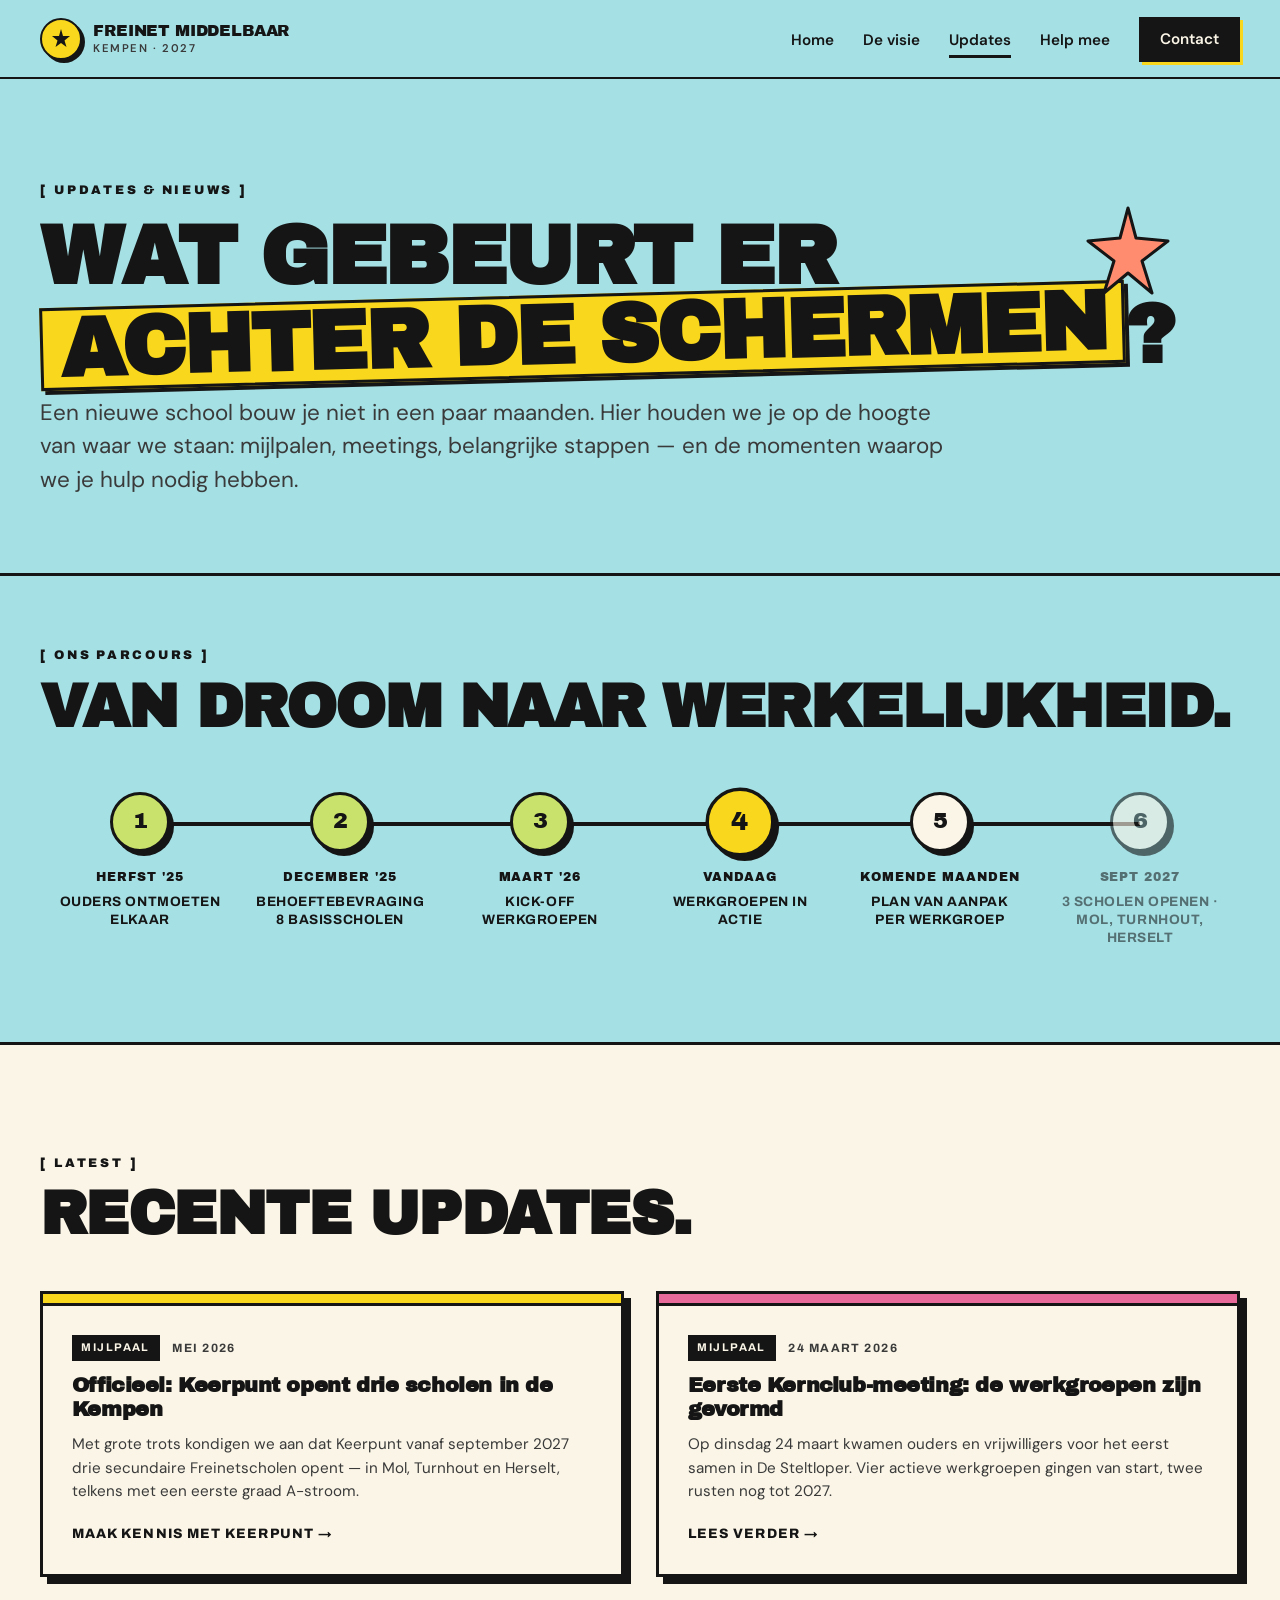
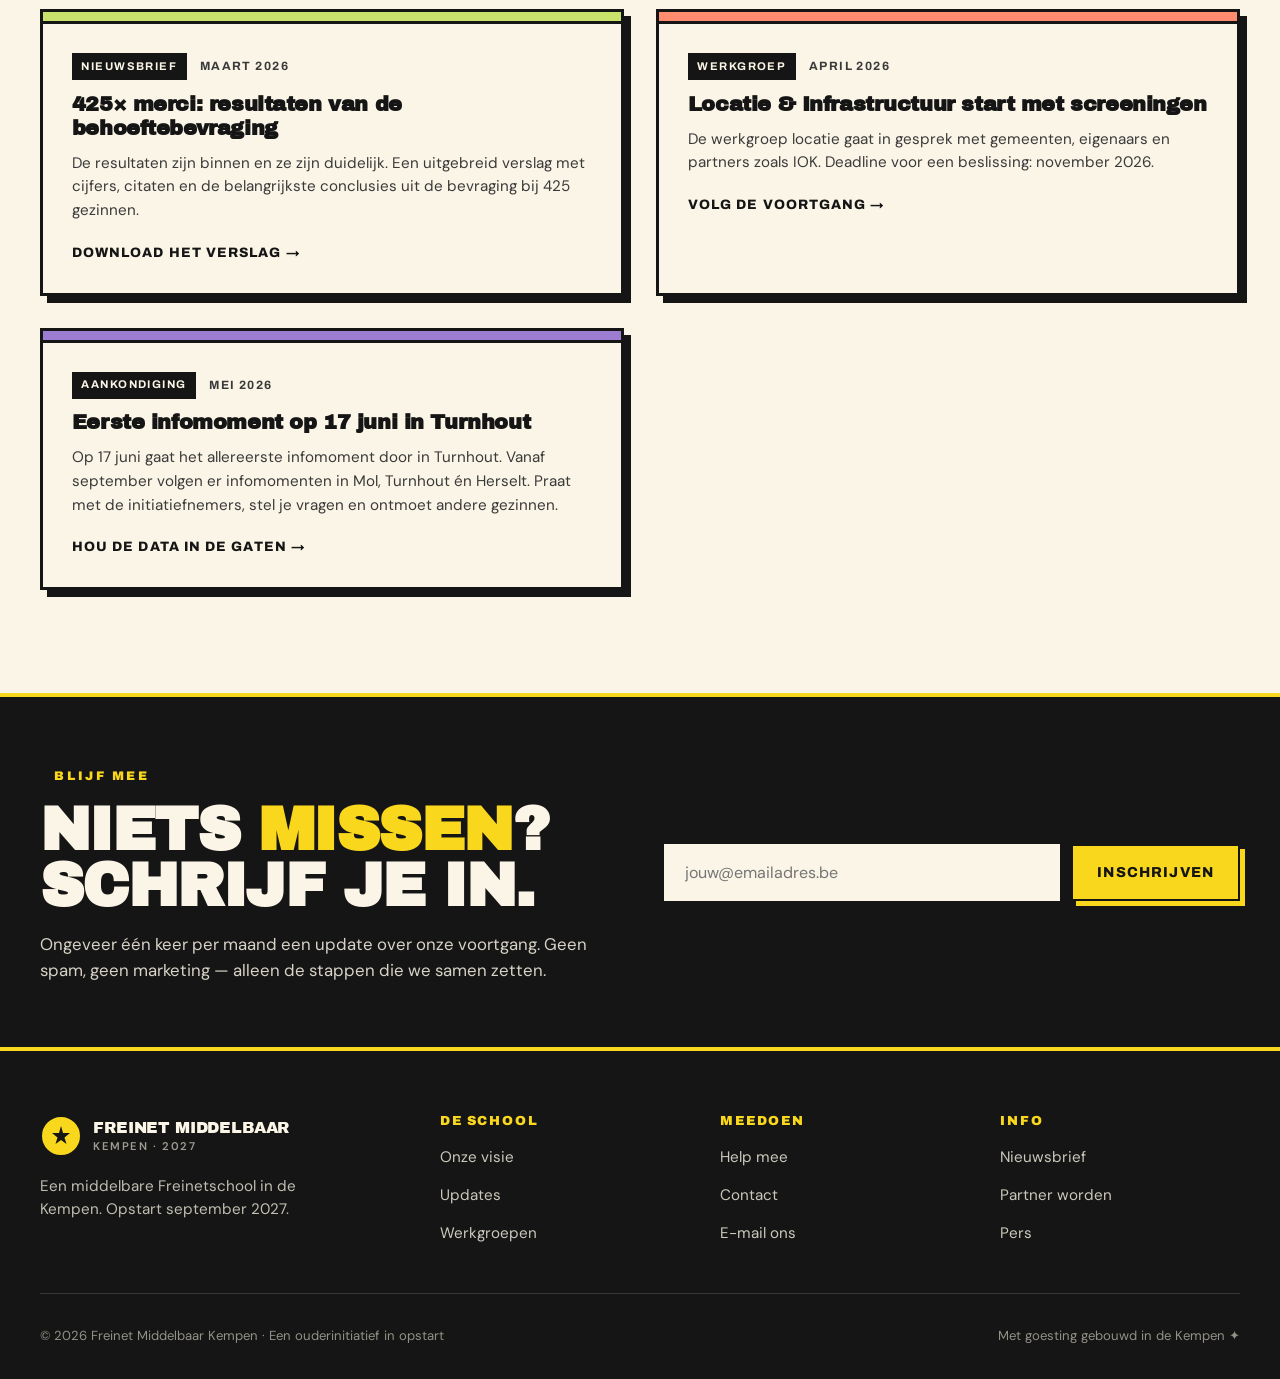
<file: updates.html>
<!DOCTYPE html>
<html lang="nl">
<head>
<meta charset="UTF-8">
<meta name="viewport" content="width=device-width, initial-scale=1.0">
<title>Updates — Freinet Middelbaar Kempen</title>
<meta name="description" content="Wat gebeurt er achter de schermen bij Freinet Middelbaar Kempen? Updates, mijlpalen en nieuwsbrieven.">
<meta name="theme-color" content="#A5E0E5">
<link rel="icon" type="image/svg+xml" href="data:image/svg+xml,%3Csvg xmlns='http://www.w3.org/2000/svg' viewBox='0 0 64 64'%3E%3Ccircle cx='32' cy='32' r='30' fill='%23F9D71C' stroke='%23151515' stroke-width='4'/%3E%3Cpath d='M22 28 L32 20 L42 28 L32 36 Z' fill='%23151515'/%3E%3C/svg%3E">
<link rel="stylesheet" href="styles.css">
<style>
  .page-header { background: var(--mint); }
  .page-header h1 em {
    font-style: normal;
    background: var(--yellow);
    padding: 0 0.2em;
    border: 3px solid var(--ink);
    display: inline-block;
    transform: rotate(-1.5deg);
    box-shadow: 4px 4px 0 var(--ink);
  }
  .page-star { top: 25%; right: 8%; width: 100px; height: 100px; animation: bobble 5s ease-in-out infinite; }
  @media (max-width: 720px) { .page-star { display: none; } }

  /* Tijdlijn / parcours */
  .parcours {
    background: var(--mint);
    padding: clamp(3rem, 5vw, 4.5rem) 0;
    border-top: 3px solid var(--ink);
    border-bottom: 3px solid var(--ink);
    overflow-x: auto;
  }
  .parcours-line {
    display: flex;
    align-items: stretch;
    min-width: max-content;
    gap: 0;
    padding: 2rem 0;
    position: relative;
  }
  .parcours-step {
    width: 200px;
    padding: 0 1rem;
    text-align: center;
    position: relative;
    flex-shrink: 0;
  }
  .parcours-step::before {
    content: '';
    position: absolute;
    top: 30px;
    left: 50%;
    width: 100%;
    height: 4px;
    background: var(--ink);
    z-index: 0;
  }
  .parcours-step:last-child::before { display: none; }
  .parcours-dot {
    position: relative;
    z-index: 1;
    width: 60px; height: 60px;
    border-radius: 50%;
    background: var(--paper);
    border: 3px solid var(--ink);
    margin: 0 auto 1rem;
    display: grid; place-items: center;
    font-family: var(--font-display);
    font-size: 1.4rem;
    box-shadow: 4px 4px 0 var(--ink);
  }
  .parcours-step.done .parcours-dot { background: var(--lime); }
  .parcours-step.now .parcours-dot { background: var(--yellow); transform: scale(1.15); }
  .parcours-step.next .parcours-dot { background: var(--paper); }
  .parcours-step.future .parcours-dot { background: var(--paper); opacity: 0.6; }
  .parcours-when {
    font-family: var(--font-display);
    font-size: 0.78rem;
    color: var(--ink);
    margin-bottom: 0.4rem;
    text-transform: uppercase;
    letter-spacing: 0.08em;
  }
  .parcours-step.future .parcours-when,
  .parcours-step.future .parcours-text { opacity: 0.55; }
  .parcours-text {
    font-family: var(--font-headline);
    font-weight: 700;
    font-size: 0.85rem;
    line-height: 1.3;
    text-transform: uppercase;
    letter-spacing: 0.04em;
  }

  /* Updates lijst */
  .updates-list {
    display: grid;
    grid-template-columns: repeat(2, 1fr);
    gap: 2rem;
    margin-top: 3rem;
  }
  @media (max-width: 820px) { .updates-list { grid-template-columns: 1fr; } }

  .update {
    background: var(--paper);
    border: 3px solid var(--ink);
    box-shadow: 7px 7px 0 var(--ink);
    text-decoration: none;
    color: inherit;
    transition: transform 0.2s var(--ease), box-shadow 0.2s var(--ease);
    display: flex;
    flex-direction: column;
  }
  .update:hover {
    transform: translate(-3px, -3px);
    box-shadow: 10px 10px 0 var(--ink);
  }
  .update-banner {
    height: 12px;
    background: var(--yellow);
    border-bottom: 3px solid var(--ink);
  }
  .update:nth-child(2) .update-banner { background: var(--pink); }
  .update:nth-child(3) .update-banner { background: var(--lime); }
  .update:nth-child(4) .update-banner { background: var(--coral); }
  .update:nth-child(5) .update-banner { background: var(--violet); }
  .update-body { padding: 1.8rem; }
  .update-meta {
    display: flex; gap: 0.8rem; align-items: center;
    font-family: var(--font-headline);
    font-size: 0.75rem;
    text-transform: uppercase;
    font-weight: 700;
    letter-spacing: 0.12em;
    color: var(--ink-soft);
    margin-bottom: 0.8rem;
  }
  .update-tag {
    background: var(--ink);
    color: var(--paper);
    padding: 0.3rem 0.6rem;
    font-size: 0.7rem;
  }
  .update h3 {
    text-transform: none;
    font-size: 1.3rem;
    line-height: 1.15;
    margin-bottom: 0.7rem;
  }
  .update p { color: var(--ink-soft); font-size: 0.95rem; line-height: 1.55; }
  .update-readmore {
    display: inline-flex; align-items: center; gap: 0.4rem;
    font-family: var(--font-headline);
    font-weight: 800;
    font-size: 0.85rem;
    text-transform: uppercase;
    letter-spacing: 0.08em;
    margin-top: 1.2rem;
    transition: gap 0.2s;
  }
  .update:hover .update-readmore { gap: 0.7rem; }

  /* Nieuwsbrief */
  .newsletter {
    background: var(--ink);
    color: var(--paper);
    padding: clamp(3rem, 5vw, 4.5rem) 0;
    border-top: 4px solid var(--yellow);
  }
  .newsletter-grid {
    display: grid;
    grid-template-columns: 1fr 1fr;
    gap: 3rem;
    align-items: center;
  }
  @media (max-width: 820px) { .newsletter-grid { grid-template-columns: 1fr; gap: 2rem; } }
  .newsletter h2 { color: var(--paper); }
  .newsletter h2 em { font-style: normal; color: var(--yellow); }
  .newsletter p {
    color: rgba(250, 245, 230, 0.85);
    font-size: 1.05rem;
    line-height: 1.55;
    margin-top: 1rem;
  }
  .newsletter-form {
    display: flex;
    gap: 0.7rem;
  }
  .newsletter-form input {
    background: var(--paper);
    border: 2px solid var(--paper);
    flex: 1;
    padding: 1rem 1.2rem;
    font-size: 1rem;
    color: var(--ink);
  }
  .newsletter-form input:focus {
    border-color: var(--yellow);
    box-shadow: 4px 4px 0 var(--yellow);
  }
  .newsletter-form button {
    background: var(--yellow);
    color: var(--ink);
    border: 2px solid var(--ink);
    padding: 0 1.5rem;
    font-family: var(--font-headline);
    font-weight: 800;
    font-size: 0.9rem;
    text-transform: uppercase;
    letter-spacing: 0.08em;
    cursor: pointer;
    box-shadow: 5px 5px 0 var(--yellow);
    transition: transform 0.15s var(--ease);
  }
  .newsletter-form button:hover {
    transform: translate(-2px, -2px);
    box-shadow: 7px 7px 0 var(--yellow);
  }
  @media (max-width: 480px) {
    .newsletter-form { flex-direction: column; }
    .newsletter-form button { padding: 1rem; }
  }
</style>
</head>
<body>

<nav class="nav">
  <div class="nav-inner">
    <a href="index.html" class="brand">
      <span class="brand-mark">
        <svg viewBox="0 0 24 24" fill="#151515"><path d="M12 2 L14 9 L21 9 L15.5 13.5 L17.5 20 L12 16 L6.5 20 L8.5 13.5 L3 9 L10 9 Z"/></svg>
      </span>
      <span class="brand-text">Freinet Middelbaar<small>Kempen · 2027</small></span>
    </a>
    <button class="nav-toggle" id="navToggle" aria-label="Menu" aria-expanded="false">
      <svg viewBox="0 0 24 24" fill="none" stroke="#151515" stroke-width="2.5" stroke-linecap="round"><line x1="3" y1="6" x2="21" y2="6"/><line x1="3" y1="12" x2="21" y2="12"/><line x1="3" y1="18" x2="21" y2="18"/></svg>
    </button>
    <ul class="nav-links" id="navLinks">
      <li><a href="index.html">Home</a></li>
      <li><a href="visie.html">De visie</a></li>
      <li><a href="updates.html">Updates</a></li>
      <li><a href="helpen.html">Help mee</a></li>
      <li><a href="contact.html" class="nav-cta">Contact</a></li>
    </ul>
  </div>
</nav>

<!-- HEADER -->
<section class="page-header">
  <span class="star page-star" aria-hidden="true">
    <svg viewBox="0 0 100 100"><path d="M50 5 L58 35 L90 38 L64 58 L74 90 L50 70 L26 90 L36 58 L10 38 L42 35 Z" fill="#FF8C6E" stroke="#151515" stroke-width="3" stroke-linejoin="round"/></svg>
  </span>
  <div class="container">
    <div class="reveal">
      <span class="label">UPDATES & NIEUWS </span>
      <h1 style="margin-top: 1rem;">Wat gebeurt er <em>achter de schermen</em>?</h1>
      <p class="page-header-lead">
        Een nieuwe school bouw je niet in een paar maanden. Hier houden we je op de hoogte van waar we staan: mijlpalen, meetings, belangrijke stappen — en de momenten waarop we je hulp nodig hebben.
      </p>
    </div>
  </div>
</section>

<!-- PARCOURS -->
<section class="parcours">
  <div class="container" style="margin-bottom: 1.5rem;">
    <span class="label">ONS PARCOURS </span>
    <h2 style="margin-top: 0.8rem;">Van droom naar werkelijkheid.</h2>
  </div>
  <div class="container">
    <div class="parcours-line">
      <div class="parcours-step done">
        <div class="parcours-dot">1</div>
        <div class="parcours-when">Herfst '25</div>
        <div class="parcours-text">Ouders ontmoeten elkaar</div>
      </div>
      <div class="parcours-step done">
        <div class="parcours-dot">2</div>
        <div class="parcours-when">December '25</div>
        <div class="parcours-text">Behoeftebevraging 8 basisscholen</div>
      </div>
      <div class="parcours-step done">
        <div class="parcours-dot">3</div>
        <div class="parcours-when">Maart '26</div>
        <div class="parcours-text">Kick-off werkgroepen</div>
      </div>
      <div class="parcours-step now">
        <div class="parcours-dot">4</div>
        <div class="parcours-when">Vandaag</div>
        <div class="parcours-text">Werkgroepen in actie</div>
      </div>
      <div class="parcours-step next">
        <div class="parcours-dot">5</div>
        <div class="parcours-when">Komende maanden</div>
        <div class="parcours-text">Plan van aanpak per werkgroep</div>
      </div>
      <div class="parcours-step future">
        <div class="parcours-dot">6</div>
        <div class="parcours-when">Sept 2027</div>
        <div class="parcours-text">3 scholen openen · Mol, Turnhout, Herselt</div>
      </div>
    </div>
  </div>
</section>

<!-- UPDATES LIJST -->
<section class="bg-paper">
  <div class="container">
    <div class="reveal">
      <span class="label">LATEST </span>
      <h2 style="margin-top: 0.8rem;">Recente updates.</h2>
    </div>

    <div class="updates-list">
      <a href="https://www.keerpuntscholen.be" target="_blank" rel="noopener" class="update reveal">
        <div class="update-banner"></div>
        <div class="update-body">
          <div class="update-meta">
            <span class="update-tag">Mijlpaal</span>
            <span>mei 2026</span>
          </div>
          <h3>Officieel: Keerpunt opent drie scholen in de Kempen</h3>
          <p>Met grote trots kondigen we aan dat Keerpunt vanaf september 2027 drie secundaire Freinetscholen opent — in Mol, Turnhout en Herselt, telkens met een eerste graad A-stroom.</p>
          <span class="update-readmore">Maak kennis met Keerpunt →</span>
        </div>
      </a>

      <a href="#" class="update reveal" style="transition-delay: 0.1s">
        <div class="update-banner"></div>
        <div class="update-body">
          <div class="update-meta">
            <span class="update-tag">Mijlpaal</span>
            <span>24 maart 2026</span>
          </div>
          <h3>Eerste Kernclub-meeting: de werkgroepen zijn gevormd</h3>
          <p>Op dinsdag 24 maart kwamen ouders en vrijwilligers voor het eerst samen in De Steltloper. Vier actieve werkgroepen gingen van start, twee rusten nog tot 2027.</p>
          <span class="update-readmore">Lees verder →</span>
        </div>
      </a>

      <a href="#" class="update reveal" style="transition-delay: 0.1s">
        <div class="update-banner"></div>
        <div class="update-body">
          <div class="update-meta">
            <span class="update-tag">Nieuwsbrief</span>
            <span>maart 2026</span>
          </div>
          <h3>425× merci: resultaten van de behoeftebevraging</h3>
          <p>De resultaten zijn binnen en ze zijn duidelijk. Een uitgebreid verslag met cijfers, citaten en de belangrijkste conclusies uit de bevraging bij 425 gezinnen.</p>
          <span class="update-readmore">Download het verslag →</span>
        </div>
      </a>

      <a href="#" class="update reveal" style="transition-delay: 0.15s">
        <div class="update-banner"></div>
        <div class="update-body">
          <div class="update-meta">
            <span class="update-tag">Werkgroep</span>
            <span>april 2026</span>
          </div>
          <h3>Locatie & Infrastructuur start met screeningen</h3>
          <p>De werkgroep locatie gaat in gesprek met gemeenten, eigenaars en partners zoals IOK. Deadline voor een beslissing: november 2026.</p>
          <span class="update-readmore">Volg de voortgang →</span>
        </div>
      </a>

      <a href="#" class="update reveal" style="transition-delay: 0.2s">
        <div class="update-banner"></div>
        <div class="update-body">
          <div class="update-meta">
            <span class="update-tag">Aankondiging</span>
            <span>mei 2026</span>
          </div>
          <h3>Eerste infomoment op 17 juni in Turnhout</h3>
          <p>Op 17 juni gaat het allereerste infomoment door in Turnhout. Vanaf september volgen er infomomenten in Mol, Turnhout én Herselt. Praat met de initiatiefnemers, stel je vragen en ontmoet andere gezinnen.</p>
          <span class="update-readmore">Hou de data in de gaten →</span>
        </div>
      </a>
    </div>
  </div>
</section>

<!-- NIEUWSBRIEF -->
<section class="newsletter" id="nieuwsbrief">
  <div class="container">
    <div class="newsletter-grid">
      <div class="reveal">
        <span class="label" style="color: var(--yellow);">BLIJF MEE</span>
        <h2 style="margin-top: 1rem;">Niets <em>missen</em>?<br>Schrijf je in.</h2>
        <p>Ongeveer één keer per maand een update over onze voortgang. Geen spam, geen marketing — alleen de stappen die we samen zetten.</p>
      </div>
      <form class="newsletter-form reveal" id="newsletterForm" style="transition-delay: 0.1s">
        <input type="email" placeholder="jouw@emailadres.be" required>
        <button type="submit">Inschrijven</button>
      </form>
    </div>
  </div>
</section>

<!-- FOOTER -->
<footer>
  <div class="container">
    <div class="footer-grid">
      <div>
        <a href="index.html" class="brand footer-brand">
          <span class="brand-mark">
            <svg viewBox="0 0 24 24" fill="#151515"><path d="M12 2 L14 9 L21 9 L15.5 13.5 L17.5 20 L12 16 L6.5 20 L8.5 13.5 L3 9 L10 9 Z"/></svg>
          </span>
          <span class="brand-text" style="color: var(--paper);">Freinet Middelbaar<small style="color: rgba(250,245,230,0.6);">Kempen · 2027</small></span>
        </a>
        <p class="footer-tagline">Een middelbare Freinetschool in de Kempen. Opstart september 2027.</p>
      </div>
      <div class="footer-col"><h4>De school</h4><ul><li><a href="visie.html">Onze visie</a></li><li><a href="updates.html">Updates</a></li><li><a href="helpen.html">Werkgroepen</a></li></ul></div>
      <div class="footer-col"><h4>Meedoen</h4><ul><li><a href="helpen.html">Help mee</a></li><li><a href="contact.html">Contact</a></li><li><a href="contact.html">E-mail ons</a></li></ul></div>
      <div class="footer-col"><h4>Info</h4><ul><li><a href="updates.html#nieuwsbrief">Nieuwsbrief</a></li><li><a href="contact.html">Partner worden</a></li><li><a href="contact.html">Pers</a></li></ul></div>
    </div>
    <div class="footer-bottom">
      <span>© 2026 Freinet Middelbaar Kempen · Een ouderinitiatief in opstart</span>
      <span>Met goesting gebouwd in de Kempen ✦</span>
    </div>
  </div>
</footer>

<script src="nav.js"></script>
</body>
</html>
</file>
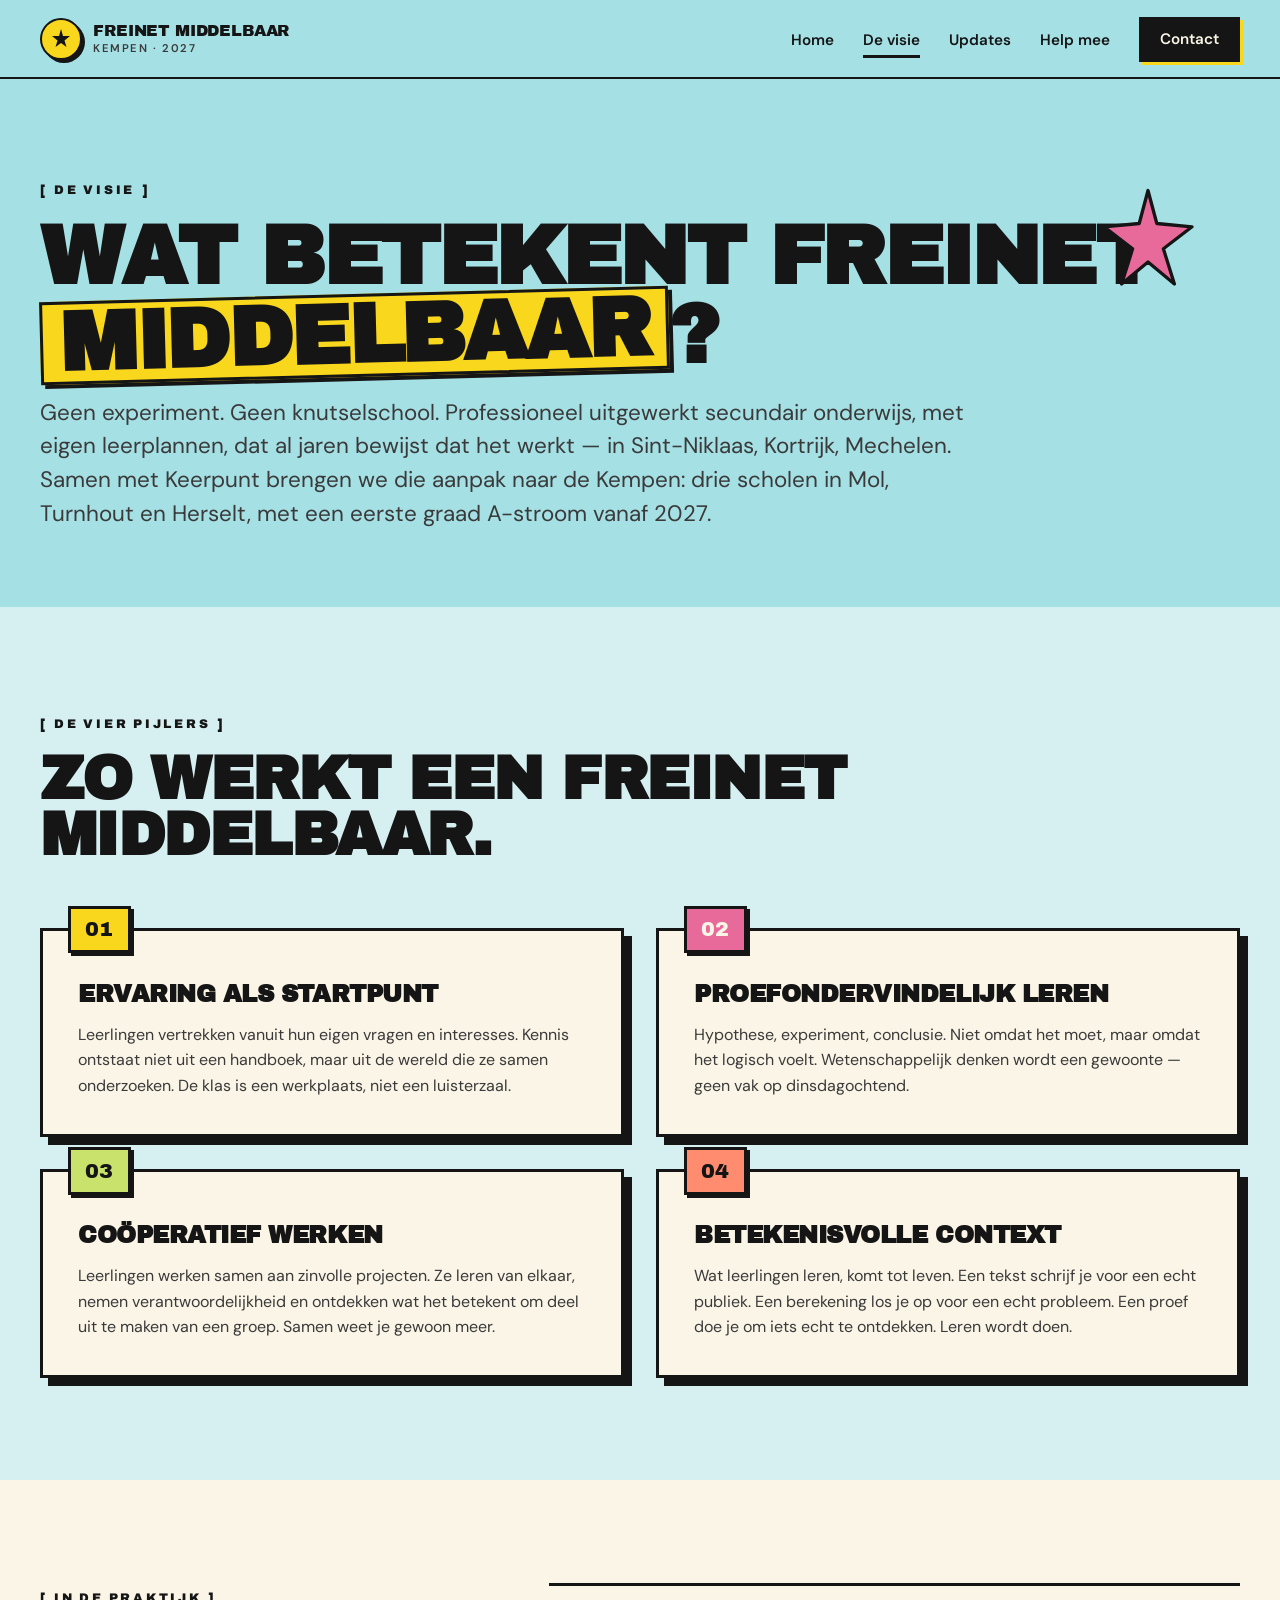
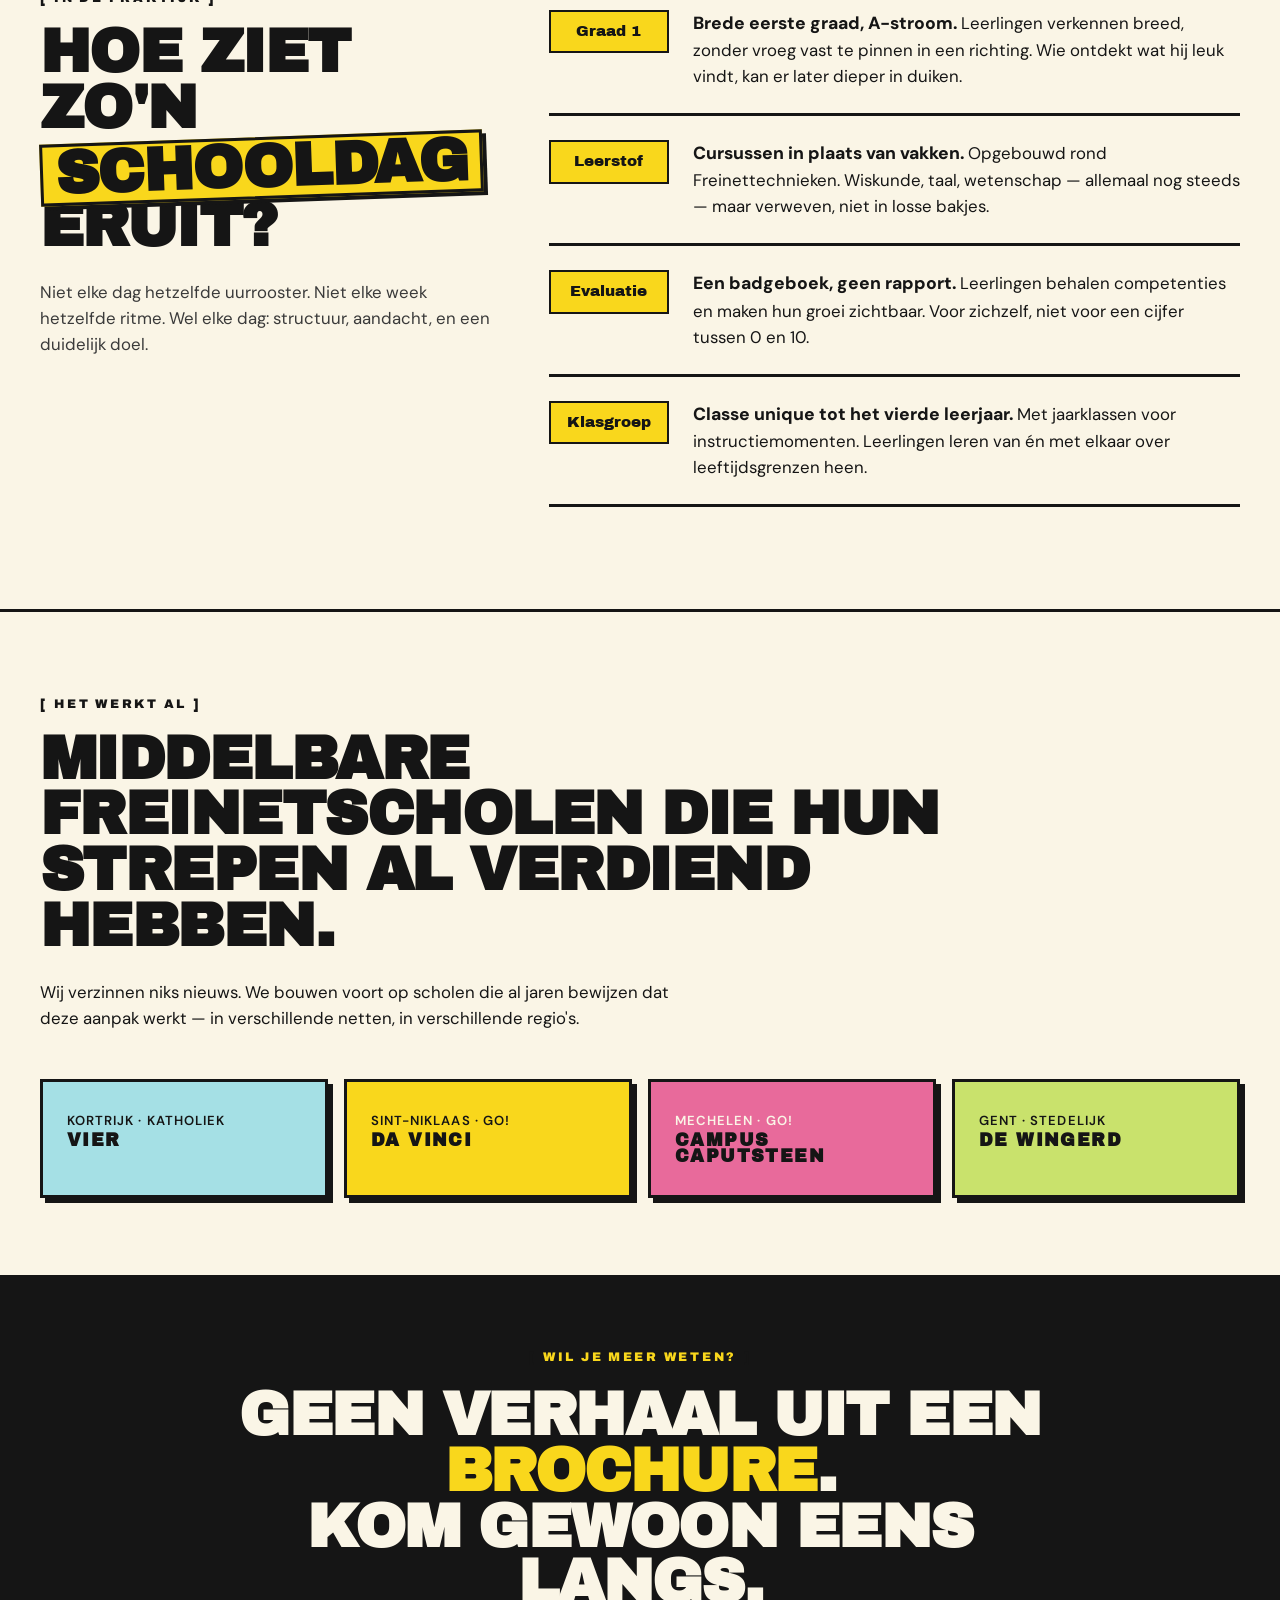
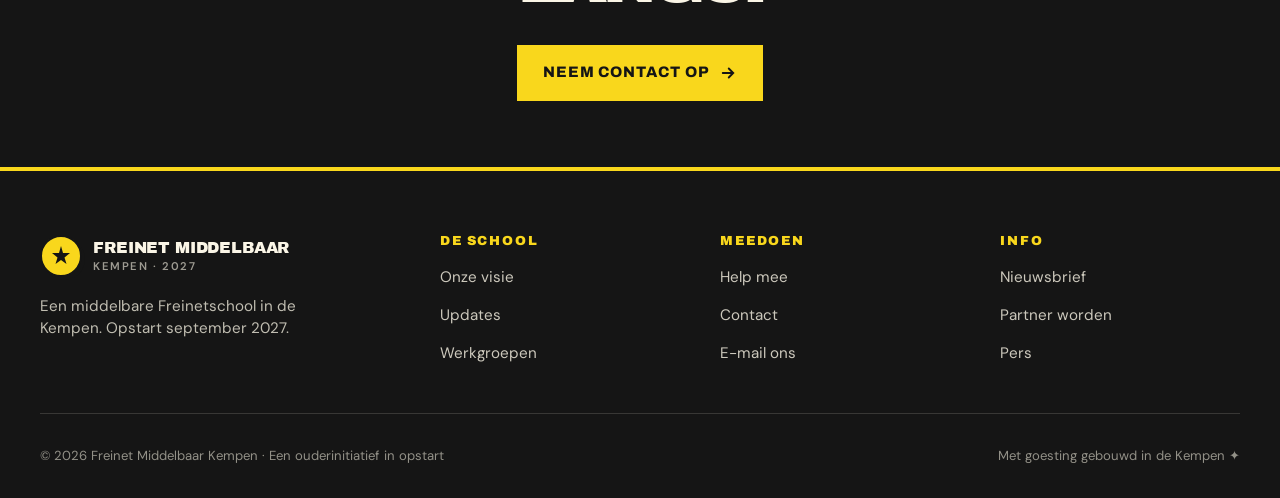
<file: visie.html>
<!DOCTYPE html>
<html lang="nl">
<head>
<meta charset="UTF-8">
<meta name="viewport" content="width=device-width, initial-scale=1.0">
<title>De visie — Freinet Middelbaar Kempen</title>
<meta name="description" content="Wat betekent Freinet middelbaar? Leren door te doen, coöperatief werken, badges in plaats van rapporten. Een echte alternatieve secundaire school.">
<meta name="theme-color" content="#A5E0E5">
<link rel="icon" type="image/svg+xml" href="data:image/svg+xml,%3Csvg xmlns='http://www.w3.org/2000/svg' viewBox='0 0 64 64'%3E%3Ccircle cx='32' cy='32' r='30' fill='%23F9D71C' stroke='%23151515' stroke-width='4'/%3E%3Cpath d='M22 28 L32 20 L42 28 L32 36 Z' fill='%23151515'/%3E%3C/svg%3E">
<link rel="stylesheet" href="styles.css">
<style>
  .page-header { background: var(--mint); }
  .page-header h1 em {
    font-style: normal;
    background: var(--yellow);
    padding: 0 0.2em;
    border: 3px solid var(--ink);
    display: inline-block;
    transform: rotate(-1.5deg);
    box-shadow: 4px 4px 0 var(--ink);
  }
  .page-star-1 { top: 20%; right: 6%; width: 110px; height: 110px; animation: bobble 5s ease-in-out infinite; }
  @media (max-width: 720px) { .page-star-1 { display: none; } }

  /* Pilaren */
  .pillars-grid {
    display: grid;
    grid-template-columns: repeat(2, 1fr);
    gap: 2rem;
    margin-top: 4rem;
  }
  @media (max-width: 820px) { .pillars-grid { grid-template-columns: 1fr; } }

  .pillar {
    background: var(--paper);
    border: 3px solid var(--ink);
    padding: 2.2rem;
    box-shadow: 8px 8px 0 var(--ink);
    transition: transform 0.2s var(--ease), box-shadow 0.2s var(--ease);
    position: relative;
  }
  .pillar:hover {
    transform: translate(-3px, -3px);
    box-shadow: 11px 11px 0 var(--ink);
  }
  .pillar-num {
    position: absolute;
    top: -25px; left: 25px;
    background: var(--yellow);
    border: 3px solid var(--ink);
    font-family: var(--font-display);
    font-size: 1.3rem;
    padding: 0.3rem 0.9rem;
    box-shadow: 3px 3px 0 var(--ink);
  }
  .pillar:nth-child(2) .pillar-num { background: var(--pink); color: var(--paper); }
  .pillar:nth-child(3) .pillar-num { background: var(--lime); }
  .pillar:nth-child(4) .pillar-num { background: var(--coral); }
  .pillar h3 { margin: 1rem 0 1rem; font-size: 1.5rem; }
  .pillar p { color: var(--ink-soft); font-size: 1rem; line-height: 1.6; }

  /* Hoe-strook */
  .how-strip {
    display: grid;
    grid-template-columns: 1fr 1.5fr;
    gap: 3rem;
    align-items: start;
  }
  @media (max-width: 820px) { .how-strip { grid-template-columns: 1fr; gap: 2rem; } }

  .how-strip h2 em {
    font-style: normal;
    background: var(--yellow);
    padding: 0 0.2em;
    border: 3px solid var(--ink);
    display: inline-block;
    transform: rotate(-2deg);
    box-shadow: 4px 4px 0 var(--ink);
  }

  .how-list {
    list-style: none;
    display: flex;
    flex-direction: column;
    gap: 0;
    border-top: 3px solid var(--ink);
  }
  .how-list li {
    display: grid;
    grid-template-columns: 120px 1fr;
    gap: 1.5rem;
    padding: 1.5rem 0;
    border-bottom: 3px solid var(--ink);
    align-items: start;
  }
  @media (max-width: 560px) {
    .how-list li { grid-template-columns: 1fr; gap: 0.5rem; }
  }
  .how-list-label {
    font-family: var(--font-display);
    font-size: 0.95rem;
    color: var(--ink);
    background: var(--yellow);
    padding: 0.5rem 0.8rem;
    border: 2px solid var(--ink);
    text-align: center;
    align-self: start;
    display: inline-block;
  }
  .how-list-text {
    font-size: 1.05rem;
    line-height: 1.55;
  }
  .how-list-text strong { font-weight: 800; font-size: 1.1rem; }

  /* Voorbeelden — scholen die het al doen */
  .examples {
    background: var(--paper);
    padding: clamp(3.5rem, 6vw, 5.5rem) 0;
    border-top: 3px solid var(--ink);
    border-bottom: 3px solid var(--ink);
  }
  .examples-grid {
    display: grid;
    grid-template-columns: repeat(4, 1fr);
    gap: 1rem;
    margin-top: 3rem;
  }
  @media (max-width: 820px) { .examples-grid { grid-template-columns: 1fr 1fr; } }
  .school-card {
    background: var(--mint);
    border: 3px solid var(--ink);
    padding: 1.5rem;
    box-shadow: 5px 5px 0 var(--ink);
  }
  .school-card:nth-child(2) { background: var(--yellow); }
  .school-card:nth-child(3) { background: var(--pink); color: var(--paper); }
  .school-card:nth-child(4) { background: var(--lime); }
  .school-card h4 {
    font-family: var(--font-display);
    font-size: 1.1rem;
    margin-bottom: 0.4rem;
  }
  .school-card span {
    font-size: 0.82rem;
    font-weight: 600;
    text-transform: uppercase;
    letter-spacing: 0.08em;
  }

  /* Klein CTA */
  .small-cta {
    background: var(--ink);
    color: var(--paper);
    text-align: center;
    padding: clamp(3rem, 5vw, 5rem) 0;
  }
  .small-cta h2 { color: var(--paper); max-width: 20ch; margin: 0 auto 2rem; }
  .small-cta h2 em { font-style: normal; color: var(--yellow); }
</style>
</head>
<body>

<nav class="nav">
  <div class="nav-inner">
    <a href="index.html" class="brand">
      <span class="brand-mark">
        <svg viewBox="0 0 24 24" fill="#151515"><path d="M12 2 L14 9 L21 9 L15.5 13.5 L17.5 20 L12 16 L6.5 20 L8.5 13.5 L3 9 L10 9 Z"/></svg>
      </span>
      <span class="brand-text">Freinet Middelbaar<small>Kempen · 2027</small></span>
    </a>
    <button class="nav-toggle" id="navToggle" aria-label="Menu" aria-expanded="false">
      <svg viewBox="0 0 24 24" fill="none" stroke="#151515" stroke-width="2.5" stroke-linecap="round"><line x1="3" y1="6" x2="21" y2="6"/><line x1="3" y1="12" x2="21" y2="12"/><line x1="3" y1="18" x2="21" y2="18"/></svg>
    </button>
    <ul class="nav-links" id="navLinks">
      <li><a href="index.html">Home</a></li>
      <li><a href="visie.html">De visie</a></li>
      <li><a href="updates.html">Updates</a></li>
      <li><a href="helpen.html">Help mee</a></li>
      <li><a href="contact.html" class="nav-cta">Contact</a></li>
    </ul>
  </div>
</nav>

<!-- HEADER -->
<section class="page-header">
  <span class="star page-star-1" aria-hidden="true">
    <svg viewBox="0 0 100 100"><path d="M50 5 L58 35 L90 38 L64 58 L74 90 L50 70 L26 90 L36 58 L10 38 L42 35 Z" fill="#E86A9B" stroke="#151515" stroke-width="3" stroke-linejoin="round"/></svg>
  </span>
  <div class="container">
    <div class="reveal">
      <span class="label">DE VISIE </span>
      <h1 style="margin-top: 1rem;">Wat betekent Freinet <em>middelbaar</em>?</h1>
      <p class="page-header-lead">
        Geen experiment. Geen knutselschool. Professioneel uitgewerkt secundair onderwijs, met eigen leerplannen, dat al jaren bewijst dat het werkt &mdash; in Sint-Niklaas, Kortrijk, Mechelen. Samen met Keerpunt brengen we die aanpak naar de Kempen: drie scholen in Mol, Turnhout en Herselt, met een eerste graad A-stroom vanaf 2027.
      </p>
    </div>
  </div>
</section>

<!-- PILAREN -->
<section class="bg-mint-pale">
  <div class="container">
    <div class="reveal">
      <span class="label">DE VIER PIJLERS </span>
      <h2 style="margin-top: 1rem; max-width: 20ch;">Zo werkt een Freinet middelbaar.</h2>
    </div>

    <div class="pillars-grid">
      <div class="pillar reveal">
        <span class="pillar-num">01</span>
        <h3>Ervaring als startpunt</h3>
        <p>Leerlingen vertrekken vanuit hun eigen vragen en interesses. Kennis ontstaat niet uit een handboek, maar uit de wereld die ze samen onderzoeken. De klas is een werkplaats, niet een luisterzaal.</p>
      </div>
      <div class="pillar reveal" style="transition-delay: 0.1s">
        <span class="pillar-num">02</span>
        <h3>Proefondervindelijk leren</h3>
        <p>Hypothese, experiment, conclusie. Niet omdat het moet, maar omdat het logisch voelt. Wetenschappelijk denken wordt een gewoonte &mdash; geen vak op dinsdagochtend.</p>
      </div>
      <div class="pillar reveal" style="transition-delay: 0.15s">
        <span class="pillar-num">03</span>
        <h3>Coöperatief werken</h3>
        <p>Leerlingen werken samen aan zinvolle projecten. Ze leren van elkaar, nemen verantwoordelijkheid en ontdekken wat het betekent om deel uit te maken van een groep. Samen weet je gewoon meer.</p>
      </div>
      <div class="pillar reveal" style="transition-delay: 0.2s">
        <span class="pillar-num">04</span>
        <h3>Betekenisvolle context</h3>
        <p>Wat leerlingen leren, komt tot leven. Een tekst schrijf je voor een echt publiek. Een berekening los je op voor een echt probleem. Een proef doe je om iets echt te ontdekken. Leren wordt doen.</p>
      </div>
    </div>
  </div>
</section>

<!-- HOE WERKT HET -->
<section class="bg-paper">
  <div class="container">
    <div class="how-strip">
      <div class="reveal">
        <span class="label">IN DE PRAKTIJK </span>
        <h2 style="margin-top: 1rem;">Hoe ziet zo'n <em>schooldag</em> eruit?</h2>
        <p style="margin-top: 1.5rem; font-size: 1.05rem; color: var(--ink-soft);">Niet elke dag hetzelfde uurrooster. Niet elke week hetzelfde ritme. Wel elke dag: structuur, aandacht, en een duidelijk doel.</p>
      </div>

      <ol class="how-list reveal" style="transition-delay: 0.15s">
        <li>
          <span class="how-list-label">Graad 1</span>
          <span class="how-list-text"><strong>Brede eerste graad, A-stroom.</strong> Leerlingen verkennen breed, zonder vroeg vast te pinnen in een richting. Wie ontdekt wat hij leuk vindt, kan er later dieper in duiken.</span>
        </li>
        <li>
          <span class="how-list-label">Leerstof</span>
          <span class="how-list-text"><strong>Cursussen in plaats van vakken.</strong> Opgebouwd rond Freinettechnieken. Wiskunde, taal, wetenschap &mdash; allemaal nog steeds &mdash; maar verweven, niet in losse bakjes.</span>
        </li>
        <li>
          <span class="how-list-label">Evaluatie</span>
          <span class="how-list-text"><strong>Een badgeboek, geen rapport.</strong> Leerlingen behalen competenties en maken hun groei zichtbaar. Voor zichzelf, niet voor een cijfer tussen 0 en 10.</span>
        </li>
        <li>
          <span class="how-list-label">Klasgroep</span>
          <span class="how-list-text"><strong>Classe unique tot het vierde leerjaar.</strong> Met jaarklassen voor instructiemomenten. Leerlingen leren van én met elkaar over leeftijdsgrenzen heen.</span>
        </li>
      </ol>
    </div>
  </div>
</section>

<!-- VOORBEELDEN -->
<section class="examples">
  <div class="container">
    <div class="reveal">
      <span class="label">HET WERKT AL </span>
      <h2 style="margin-top: 1rem; max-width: 22ch;">Middelbare Freinetscholen die hun strepen al verdiend hebben.</h2>
      <p style="margin-top: 1.5rem; max-width: 54ch; font-size: 1.05rem;">Wij verzinnen niks nieuws. We bouwen voort op scholen die al jaren bewijzen dat deze aanpak werkt — in verschillende netten, in verschillende regio's.</p>
    </div>
    <div class="examples-grid reveal" style="transition-delay: 0.15s">
      <div class="school-card">
        <span>Kortrijk · Katholiek</span>
        <h4>Vier</h4>
      </div>
      <div class="school-card">
        <span>Sint-Niklaas · GO!</span>
        <h4>Da Vinci</h4>
      </div>
      <div class="school-card">
        <span>Mechelen · GO!</span>
        <h4>Campus Caputsteen</h4>
      </div>
      <div class="school-card">
        <span>Gent · Stedelijk</span>
        <h4>De Wingerd</h4>
      </div>
    </div>
  </div>
</section>

<!-- CTA -->
<section class="small-cta">
  <div class="container">
    <div class="reveal">
      <span class="label" style="color: var(--yellow);">WIL JE MEER WETEN?</span>
      <h2 style="margin-top: 1.2rem;">Geen verhaal uit een <em>brochure</em>.<br>Kom gewoon eens langs.</h2>
      <a href="contact.html" class="btn btn-yellow">
        Neem contact op
        <svg viewBox="0 0 24 24" fill="none" stroke="currentColor" stroke-width="2.5" stroke-linecap="round"><path d="M5 12h14M13 6l6 6-6 6"/></svg>
      </a>
    </div>
  </div>
</section>

<!-- FOOTER -->
<footer>
  <div class="container">
    <div class="footer-grid">
      <div>
        <a href="index.html" class="brand footer-brand">
          <span class="brand-mark">
            <svg viewBox="0 0 24 24" fill="#151515"><path d="M12 2 L14 9 L21 9 L15.5 13.5 L17.5 20 L12 16 L6.5 20 L8.5 13.5 L3 9 L10 9 Z"/></svg>
          </span>
          <span class="brand-text" style="color: var(--paper);">Freinet Middelbaar<small style="color: rgba(250,245,230,0.6);">Kempen · 2027</small></span>
        </a>
        <p class="footer-tagline">Een middelbare Freinetschool in de Kempen. Opstart september 2027.</p>
      </div>
      <div class="footer-col"><h4>De school</h4><ul><li><a href="visie.html">Onze visie</a></li><li><a href="updates.html">Updates</a></li><li><a href="helpen.html">Werkgroepen</a></li></ul></div>
      <div class="footer-col"><h4>Meedoen</h4><ul><li><a href="helpen.html">Help mee</a></li><li><a href="contact.html">Contact</a></li><li><a href="contact.html">E-mail ons</a></li></ul></div>
      <div class="footer-col"><h4>Info</h4><ul><li><a href="updates.html#nieuwsbrief">Nieuwsbrief</a></li><li><a href="contact.html">Partner worden</a></li><li><a href="contact.html">Pers</a></li></ul></div>
    </div>
    <div class="footer-bottom">
      <span>© 2026 Freinet Middelbaar Kempen · Een ouderinitiatief in opstart</span>
      <span>Met goesting gebouwd in de Kempen ✦</span>
    </div>
  </div>
</footer>

<script src="nav.js"></script>
</body>
</html>
</file>
<file: styles.css>
/* ============================================================
   FREINET MIDDELBAAR KEMPEN — GEDEELDE STIJL
   Palet: mint + geel + zwart + paper. Bold condensed display.
   Handgetekende accenten via SVG.
   ============================================================ */

@import url('https://fonts.googleapis.com/css2?family=Archivo+Black&family=Caveat:wght@500;700&family=DM+Sans:ital,wght@0,400;0,500;0,600;0,700;1,400;1,500&family=Archivo:wght@400;500;600;700;800;900&display=swap');

:root {
  /* Hoofdpalet */
  --mint: #A5E0E5;
  --mint-deep: #7BC4CB;
  --mint-pale: #D6F0F2;
  --yellow: #F9D71C;
  --yellow-warm: #F5C518;
  --paper: #FAF5E6;
  --paper-warm: #F4EBD0;
  --ink: #151515;
  --ink-soft: #3a3a3a;
  --muted: #6b6b6b;

  /* Accenten voor sterren/markers */
  --pink: #E86A9B;
  --coral: #FF8C6E;
  --lime: #C9E26C;
  --violet: #9D7DD1;

  /* Fonts */
  --font-display: 'Archivo Black', 'Arial Black', sans-serif;
  --font-headline: 'Archivo', sans-serif;
  --font-body: 'DM Sans', system-ui, sans-serif;
  --font-hand: 'Caveat', cursive;

  --maxw: 1280px;
  --ease: cubic-bezier(0.2, 0.9, 0.3, 1);
}

* { box-sizing: border-box; margin: 0; padding: 0; }

html {
  scroll-behavior: smooth;
  scroll-padding-top: 90px;
}

body {
  font-family: var(--font-body);
  font-size: 17px;
  line-height: 1.55;
  color: var(--ink);
  background: var(--mint);
  -webkit-font-smoothing: antialiased;
  -moz-osx-font-smoothing: grayscale;
  overflow-x: hidden;
}

/* ============================================================
   TYPOGRAPHY
   ============================================================ */
h1, h2, h3, h4 {
  font-family: var(--font-display);
  line-height: 0.92;
  letter-spacing: -0.02em;
  color: var(--ink);
  text-transform: uppercase;
}

h1 {
  font-size: clamp(2.4rem, 6.5vw, 5.2rem);
  letter-spacing: -0.03em;
}

h2 {
  font-size: clamp(2rem, 5vw, 3.8rem);
  letter-spacing: -0.025em;
}

h3 {
  font-size: clamp(1.4rem, 2.5vw, 2rem);
  letter-spacing: -0.02em;
  line-height: 1;
}

h4 {
  font-size: 1.05rem;
  letter-spacing: 0.08em;
  text-transform: uppercase;
  font-family: var(--font-headline);
  font-weight: 900;
}

p { max-width: 62ch; }

strong { font-weight: 700; }

.hand {
  font-family: var(--font-hand);
  font-weight: 700;
  font-size: 1.3em;
  text-transform: none;
  letter-spacing: 0;
  line-height: 1;
  color: var(--ink);
}

/* Label: gesperiode caps tussen vierkante haakjes */
.label {
  font-family: var(--font-headline);
  font-weight: 900;
  font-size: 0.78rem;
  text-transform: uppercase;
  letter-spacing: 0.22em;
  color: var(--ink);
  display: inline-flex;
  align-items: center;
  gap: 0.4rem;
}
.label::before { content: '['; color: var(--ink); font-family: var(--font-display); }
.label::after { content: ']'; color: var(--ink); font-family: var(--font-display); }

/* Nummerbadge: gele cirkel met nummer in brackets */
.numbox {
  display: inline-flex;
  align-items: center;
  gap: 0.7rem;
}
.numbox-num {
  display: inline-grid;
  place-items: center;
  background: var(--yellow);
  border: 2px solid var(--ink);
  font-family: var(--font-display);
  font-size: 1rem;
  width: 44px; height: 44px;
  padding-top: 2px;
  box-shadow: 3px 3px 0 var(--ink);
}
.numbox-num.square {
  border-radius: 0;
}
.numbox-num.round {
  border-radius: 50%;
}

/* ============================================================
   LAYOUT
   ============================================================ */
.container {
  max-width: var(--maxw);
  margin: 0 auto;
  padding: 0 clamp(1.2rem, 4vw, 2.5rem);
}

section {
  padding: clamp(4rem, 8vw, 7rem) 0;
  position: relative;
}

section.bg-mint { background: var(--mint); }
section.bg-mint-pale { background: var(--mint-pale); }
section.bg-paper { background: var(--paper); }
section.bg-ink { background: var(--ink); color: var(--paper); }
section.bg-ink h1, section.bg-ink h2, section.bg-ink h3, section.bg-ink h4 { color: var(--paper); }
section.bg-yellow { background: var(--yellow); }

/* ============================================================
   NAVIGATIE
   ============================================================ */
.nav {
  position: sticky;
  top: 0;
  z-index: 100;
  background: var(--mint);
  border-bottom: 2px solid var(--ink);
  transition: background 0.3s;
}
.nav-inner {
  max-width: var(--maxw);
  margin: 0 auto;
  padding: 1.1rem clamp(1.2rem, 4vw, 2.5rem);
  display: flex;
  align-items: center;
  justify-content: space-between;
  gap: 2rem;
}

.brand {
  display: flex;
  align-items: center;
  gap: 0.7rem;
  text-decoration: none;
  color: var(--ink);
}
.brand-mark {
  width: 42px; height: 42px;
  display: grid; place-items: center;
  background: var(--yellow);
  border: 2px solid var(--ink);
  border-radius: 50%;
  box-shadow: 3px 3px 0 var(--ink);
  transition: transform 0.2s var(--ease), box-shadow 0.2s var(--ease);
}
.brand:hover .brand-mark {
  transform: translate(-1px, -1px);
  box-shadow: 4px 4px 0 var(--ink);
}
.brand-mark svg { width: 24px; height: 24px; }
.brand-text {
  font-family: var(--font-display);
  font-size: 1rem;
  line-height: 1;
  letter-spacing: -0.01em;
  text-transform: uppercase;
}
.brand-text small {
  display: block;
  font-family: var(--font-body);
  font-weight: 600;
  font-size: 0.7rem;
  letter-spacing: 0.14em;
  margin-top: 0.3rem;
  color: var(--ink-soft);
  text-transform: uppercase;
}

.nav-links {
  display: flex;
  align-items: center;
  gap: 1.8rem;
  list-style: none;
}
.nav-links a {
  color: var(--ink);
  text-decoration: none;
  font-weight: 600;
  font-size: 0.95rem;
  position: relative;
  padding: 0.3rem 0;
  transition: color 0.2s;
}
.nav-links a::after {
  content: '';
  position: absolute;
  left: 0; bottom: -4px;
  width: 0; height: 3px;
  background: var(--ink);
  transition: width 0.3s var(--ease);
}
.nav-links a:hover::after,
.nav-links a.active::after { width: 100%; }

.nav-cta {
  background: var(--ink) !important;
  color: var(--paper) !important;
  padding: 0.65rem 1.2rem !important;
  border: 2px solid var(--ink);
  box-shadow: 3px 3px 0 var(--yellow);
  transition: transform 0.15s var(--ease), box-shadow 0.15s var(--ease) !important;
}
.nav-cta:hover {
  transform: translate(-1px, -1px);
  box-shadow: 4px 4px 0 var(--yellow);
}
.nav-cta::after { display: none !important; }

.nav-toggle {
  display: none;
  background: var(--yellow);
  border: 2px solid var(--ink);
  border-radius: 6px;
  padding: 0.5rem 0.6rem;
  cursor: pointer;
  box-shadow: 2px 2px 0 var(--ink);
}
.nav-toggle svg { width: 22px; height: 22px; display: block; }

@media (max-width: 900px) {
  .nav-toggle { display: block; }
  .nav-links {
    position: absolute;
    top: 100%;
    left: 0; right: 0;
    background: var(--mint);
    flex-direction: column;
    align-items: stretch;
    padding: 1.2rem clamp(1.2rem, 4vw, 2.5rem) 2rem;
    border-bottom: 2px solid var(--ink);
    gap: 0.5rem;
    transform: translateY(-120%);
    transition: transform 0.3s var(--ease);
  }
  .nav-links.open { transform: translateY(0); }
  .nav-links li { border-bottom: 1px dashed var(--ink); padding: 0.9rem 0; }
  .nav-links li:last-child { border-bottom: none; padding-top: 1rem; }
  .nav-links a { font-size: 1.1rem; }
  .nav-cta {
    display: inline-block;
    align-self: flex-start;
    padding: 0.7rem 1.3rem !important;
  }
}

/* ============================================================
   BUTTONS — bold, brutaal, met hard shadow
   ============================================================ */
.btn {
  display: inline-flex;
  align-items: center;
  gap: 0.6rem;
  padding: 1rem 1.6rem;
  background: var(--ink);
  color: var(--paper);
  border: 2px solid var(--ink);
  font-family: var(--font-headline);
  font-weight: 800;
  font-size: 0.95rem;
  text-transform: uppercase;
  letter-spacing: 0.06em;
  text-decoration: none;
  cursor: pointer;
  box-shadow: 5px 5px 0 var(--ink);
  transition: transform 0.15s var(--ease), box-shadow 0.15s var(--ease);
}
.btn:hover {
  transform: translate(-2px, -2px);
  box-shadow: 7px 7px 0 var(--ink);
}
.btn:active {
  transform: translate(2px, 2px);
  box-shadow: 2px 2px 0 var(--ink);
}
.btn-yellow {
  background: var(--yellow);
  color: var(--ink);
  box-shadow: 5px 5px 0 var(--ink);
}
.btn-yellow:hover { box-shadow: 7px 7px 0 var(--ink); }
.btn-ghost {
  background: transparent;
  color: var(--ink);
  box-shadow: 5px 5px 0 var(--ink);
}
.btn-ghost:hover { background: var(--ink); color: var(--paper); }
.btn svg { width: 18px; height: 18px; }

/* ============================================================
   CARDS
   ============================================================ */
.card {
  background: var(--paper);
  border: 2px solid var(--ink);
  padding: 1.8rem;
  box-shadow: 6px 6px 0 var(--ink);
  transition: transform 0.2s var(--ease), box-shadow 0.2s var(--ease);
}
.card:hover {
  transform: translate(-2px, -2px);
  box-shadow: 8px 8px 0 var(--ink);
}

/* ============================================================
   STERREN & DECORATIEVE SVG
   ============================================================ */
.star {
  position: absolute;
  width: 80px; height: 80px;
  pointer-events: none;
  z-index: 2;
}
.star svg { width: 100%; height: 100%; display: block; }

/* Pijl handgetekend style */
.hand-arrow { display: inline-block; vertical-align: middle; }

/* ============================================================
   REVEAL ANIMATIE
   ============================================================ */
.js-on .reveal {
  opacity: 0;
  transform: translateY(30px);
  transition: opacity 0.7s var(--ease), transform 0.7s var(--ease);
}
.js-on .reveal.in { opacity: 1; transform: translateY(0); }

@keyframes bobble {
  0%, 100% { transform: translateY(0) rotate(-4deg); }
  50% { transform: translateY(-6px) rotate(3deg); }
}

/* ============================================================
   FOOTER
   ============================================================ */
footer {
  background: var(--ink);
  color: var(--paper);
  padding: 4rem 0 2rem;
  border-top: 4px solid var(--yellow);
}
.footer-grid {
  display: grid;
  grid-template-columns: 1.5fr 1fr 1fr 1fr;
  gap: 2.5rem;
  margin-bottom: 3rem;
}
@media (max-width: 820px) {
  .footer-grid { grid-template-columns: 1fr 1fr; gap: 2rem; }
}
@media (max-width: 520px) {
  .footer-grid { grid-template-columns: 1fr; }
}
.footer-brand { color: var(--paper); }
.footer-brand .brand-mark { background: var(--yellow); }
.footer-tagline {
  color: rgba(250, 245, 230, 0.75);
  font-size: 0.95rem;
  margin-top: 1.1rem;
  max-width: 32ch;
  line-height: 1.5;
}
.footer-col h4 {
  color: var(--yellow);
  margin-bottom: 1rem;
  font-size: 0.82rem;
  letter-spacing: 0.14em;
}
.footer-col ul { list-style: none; display: flex; flex-direction: column; gap: 0.7rem; }
.footer-col a {
  color: rgba(250, 245, 230, 0.8);
  text-decoration: none;
  font-size: 0.95rem;
  transition: color 0.2s;
}
.footer-col a:hover { color: var(--yellow); }
.footer-bottom {
  padding-top: 2rem;
  border-top: 1px solid rgba(250, 245, 230, 0.15);
  display: flex;
  justify-content: space-between;
  gap: 1rem;
  flex-wrap: wrap;
  font-size: 0.82rem;
  color: rgba(250, 245, 230, 0.55);
}

/* ============================================================
   PAGE HEADER (voor sub-pagina's)
   ============================================================ */
.page-header {
  padding: clamp(4rem, 8vw, 6rem) 0 clamp(3rem, 6vw, 5rem);
  position: relative;
  overflow: hidden;
}
.page-header h1 {
  margin-bottom: 1rem;
}
.page-header-lead {
  font-size: clamp(1.1rem, 1.9vw, 1.4rem);
  line-height: 1.5;
  max-width: 58ch;
  margin-top: 1.2rem;
  color: var(--ink-soft);
}

/* ============================================================
   FORMS
   ============================================================ */
input, textarea, select, button {
  font-family: inherit;
  font-size: inherit;
  color: inherit;
}
input[type="text"],
input[type="email"],
textarea,
select {
  width: 100%;
  padding: 0.9rem 1rem;
  background: var(--paper);
  border: 2px solid var(--ink);
  font-family: var(--font-body);
  font-size: 1rem;
  color: var(--ink);
  transition: background 0.2s;
}
input:focus, textarea:focus, select:focus {
  outline: none;
  background: #fff;
  box-shadow: 4px 4px 0 var(--yellow);
}
textarea { min-height: 130px; resize: vertical; }

label {
  display: block;
  font-family: var(--font-headline);
  font-weight: 700;
  font-size: 0.82rem;
  letter-spacing: 0.08em;
  text-transform: uppercase;
  margin-bottom: 0.4rem;
  color: var(--ink);
}

/* Chip checkboxes */
.chips { display: flex; flex-wrap: wrap; gap: 0.5rem; }
.chip { position: relative; }
.chip input { position: absolute; opacity: 0; pointer-events: none; }
.chip label {
  display: inline-block;
  padding: 0.55rem 1rem;
  background: var(--paper);
  border: 2px solid var(--ink);
  border-radius: 999px;
  font-size: 0.82rem;
  font-weight: 700;
  letter-spacing: 0.04em;
  text-transform: none;
  cursor: pointer;
  margin: 0;
  transition: transform 0.15s var(--ease), background 0.2s;
}
.chip:hover label { transform: translate(-1px, -1px); }
.chip input:checked + label {
  background: var(--yellow);
  box-shadow: 3px 3px 0 var(--ink);
}

/* ============================================================
   UTILITIES
   ============================================================ */
.grid-2 { display: grid; grid-template-columns: 1fr 1fr; gap: 2rem; }
.grid-3 { display: grid; grid-template-columns: repeat(3, 1fr); gap: 1.5rem; }
.grid-4 { display: grid; grid-template-columns: repeat(4, 1fr); gap: 1.2rem; }
@media (max-width: 900px) {
  .grid-3 { grid-template-columns: 1fr 1fr; }
  .grid-4 { grid-template-columns: 1fr 1fr; }
}
@media (max-width: 560px) {
  .grid-2 { grid-template-columns: 1fr; }
  .grid-3 { grid-template-columns: 1fr; }
  .grid-4 { grid-template-columns: 1fr 1fr; }
}

.eyebrow-hand {
  font-family: var(--font-hand);
  font-size: clamp(1.3rem, 2vw, 1.9rem);
  color: var(--ink);
  transform: rotate(-2deg);
  display: inline-block;
  margin-bottom: 0.8rem;
}

.rotate-1 { transform: rotate(-1deg); }
.rotate-2 { transform: rotate(-3deg); }
.rotate-right { transform: rotate(2deg); }

@media (prefers-reduced-motion: reduce) {
  *, *::before, *::after {
    animation-duration: 0.01ms !important;
    transition-duration: 0.01ms !important;
  }
  html { scroll-behavior: auto; }
}
</file>
